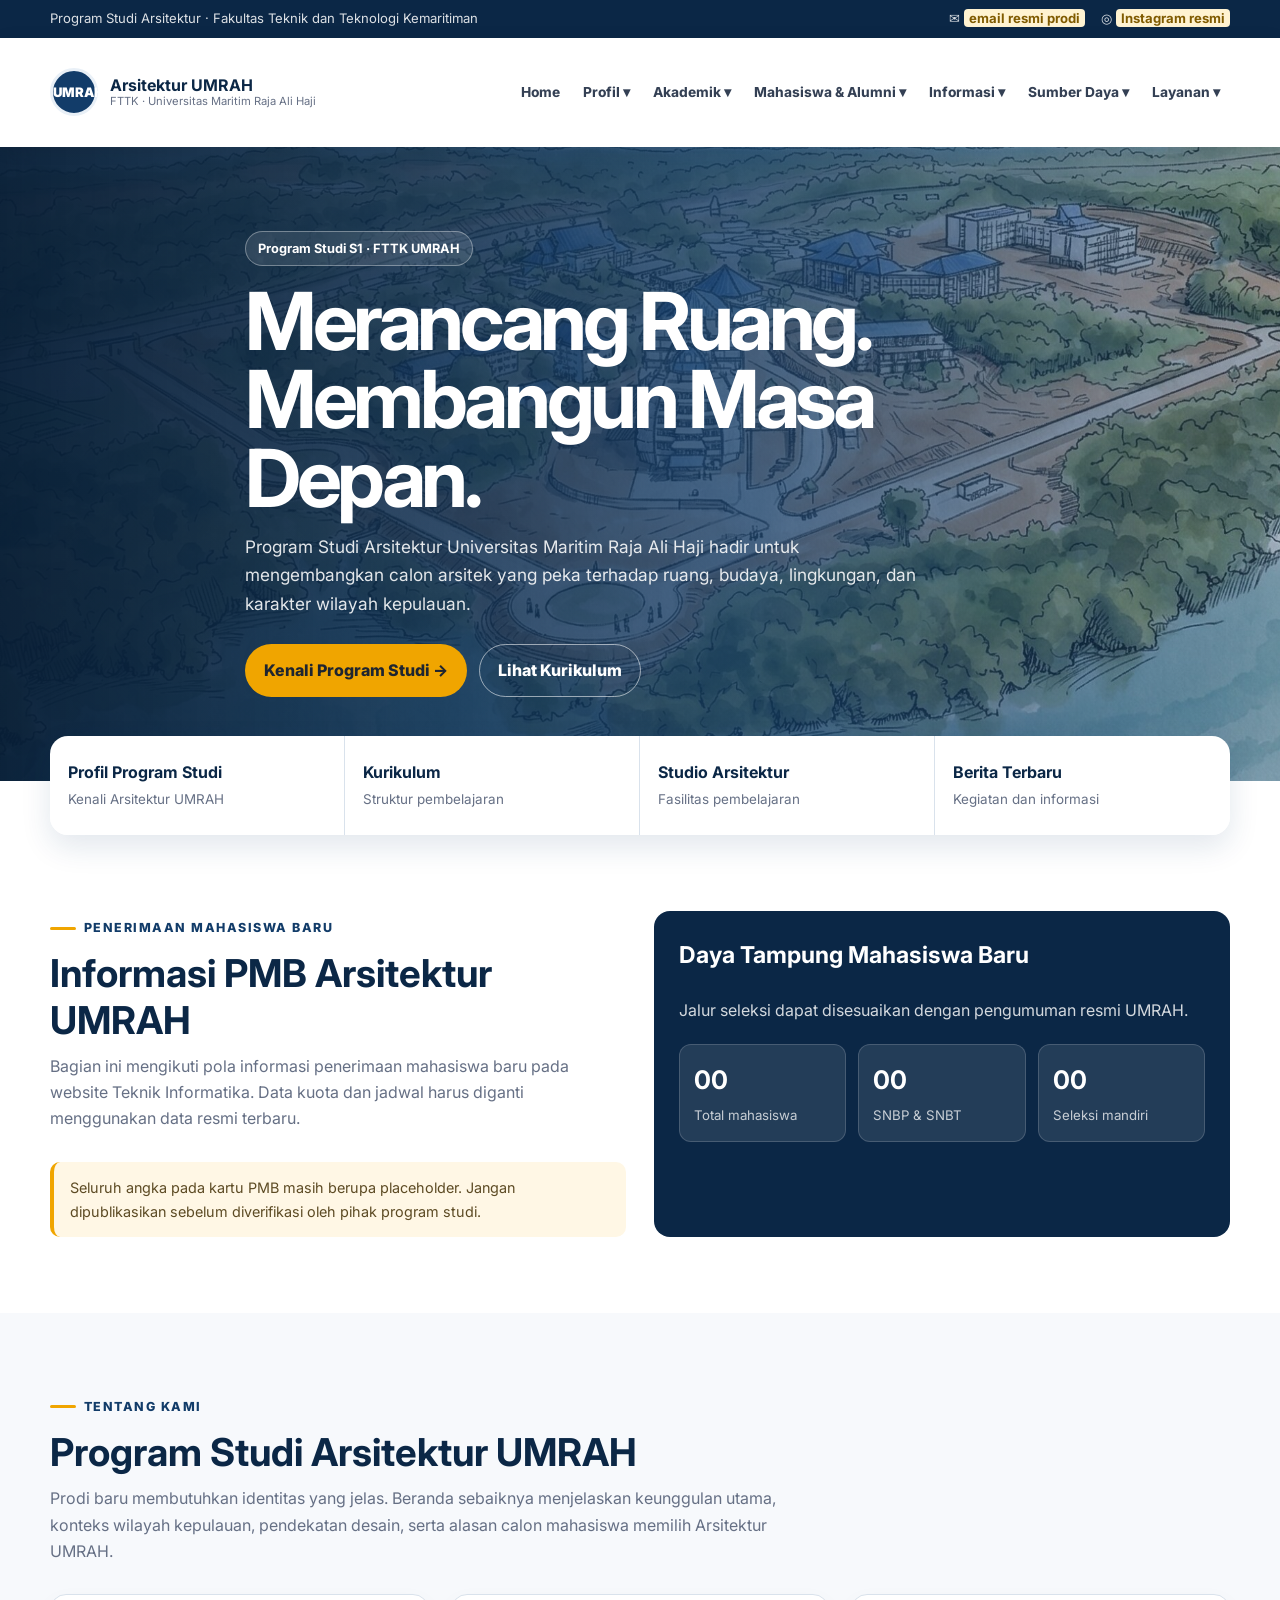
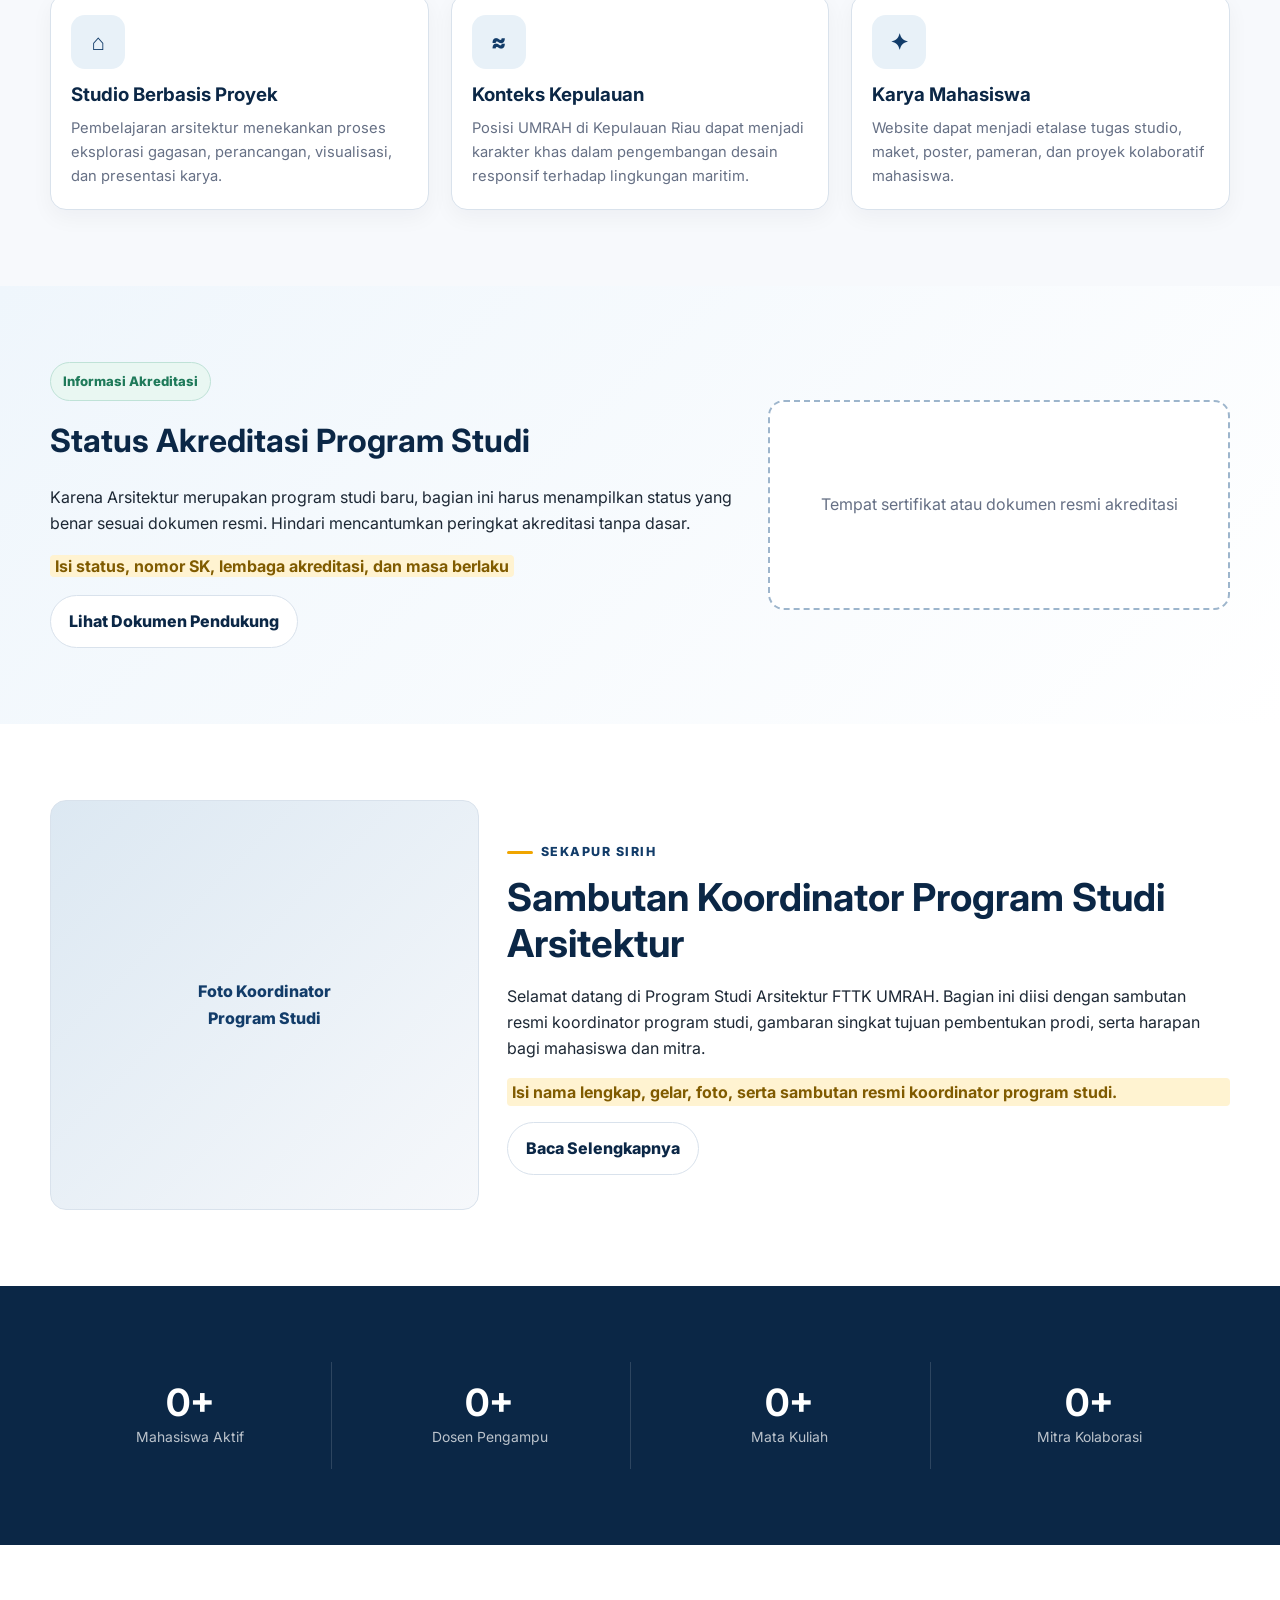
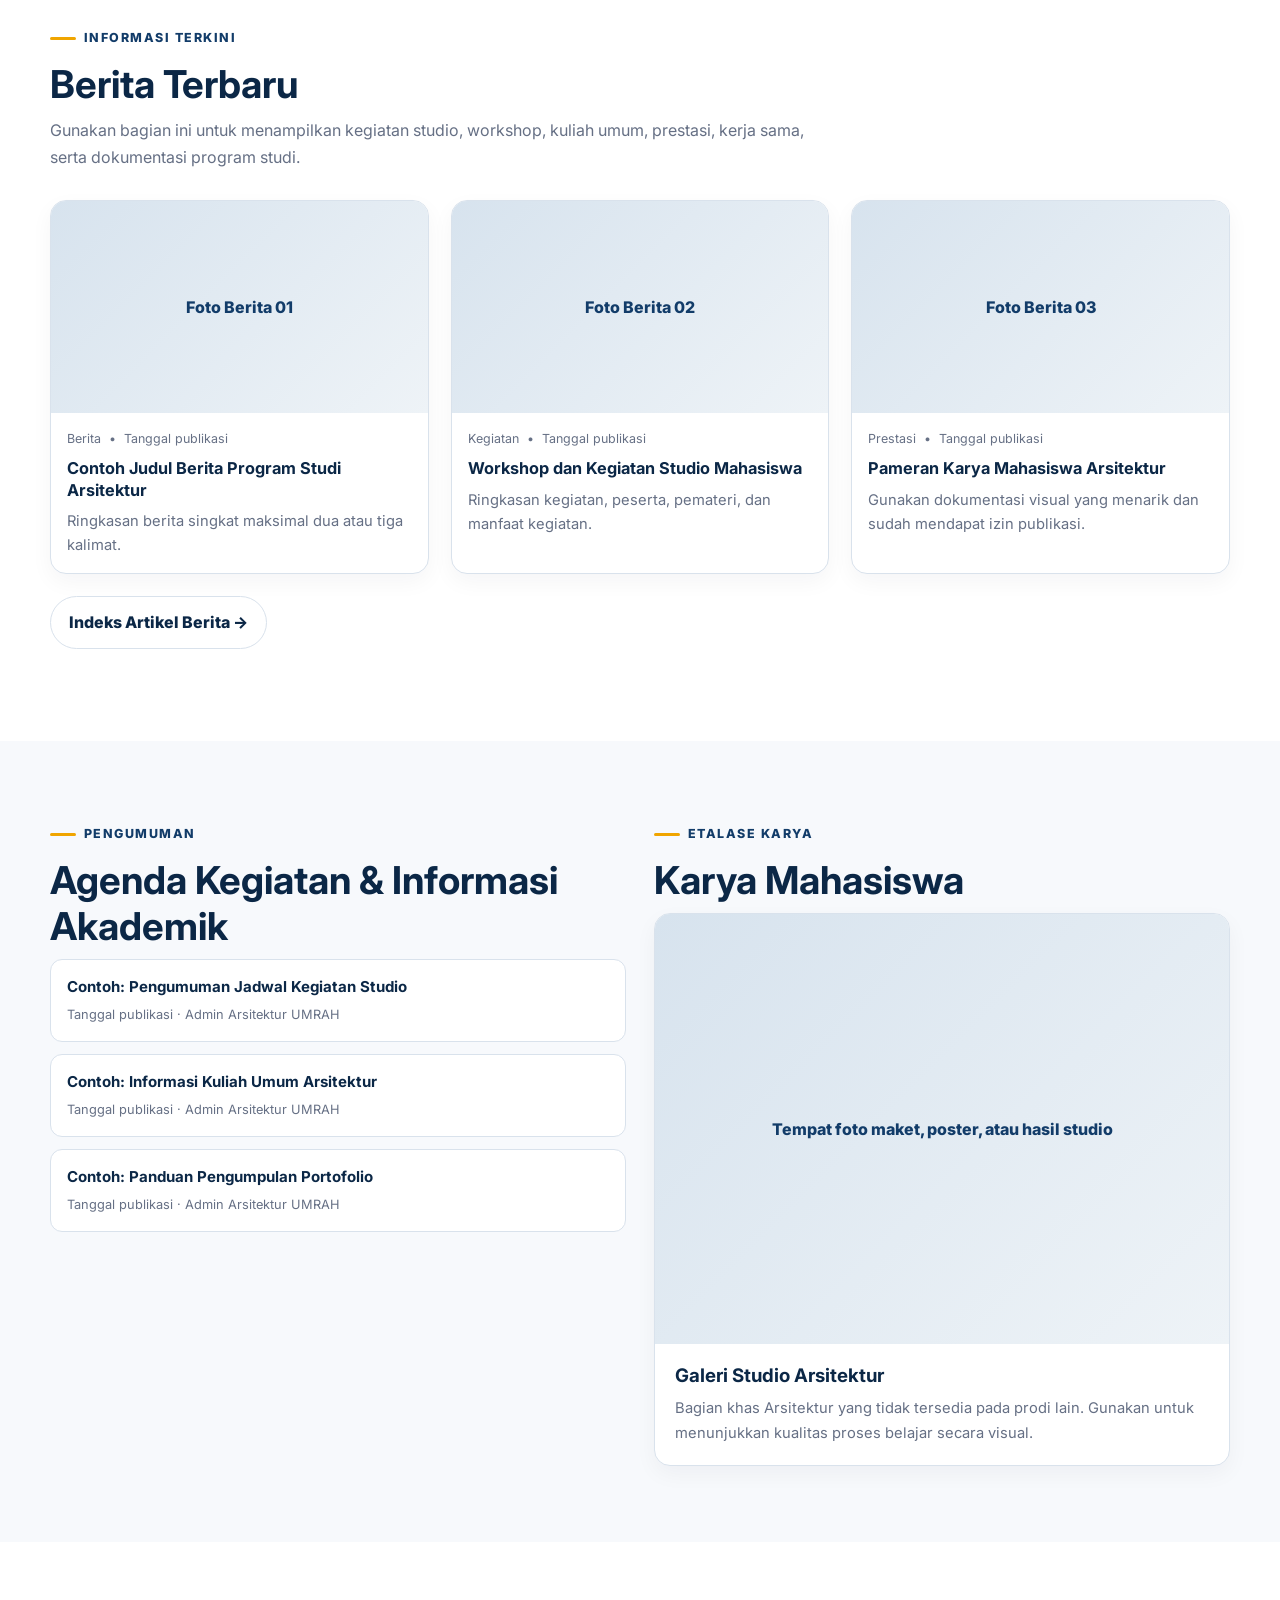
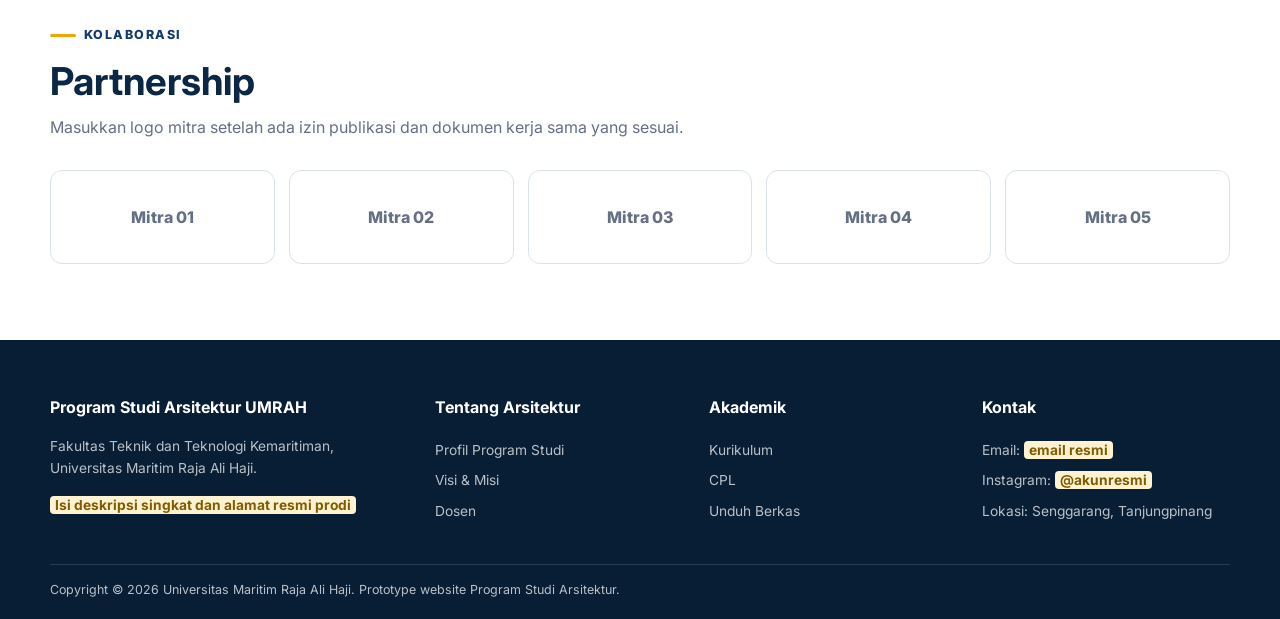
<file: index.html>
<!doctype html>
<html lang="id">
<head>
  <meta charset="utf-8">
  <meta name="viewport" content="width=device-width, initial-scale=1">
  <title>Program Studi Arsitektur FTTK UMRAH</title>
  <meta name="description" content="Prototype website Program Studi Arsitektur FTTK UMRAH">
  <link rel="preconnect" href="https://fonts.googleapis.com">
  <link rel="preconnect" href="https://fonts.gstatic.com" crossorigin>
  <link href="https://fonts.googleapis.com/css2?family=Inter:wght@400;500;600;700;800;900&display=swap" rel="stylesheet">
  <link rel="stylesheet" href="assets/css/style.css">
</head>
<body>

<div class="topbar">
  <div class="container topbar-inner">
    <div>Program Studi Arsitektur · Fakultas Teknik dan Teknologi Kemaritiman</div>
    <div class="topbar-links">
      <span>✉ <span class="placeholder">email resmi prodi</span></span>
      <span>◎ <span class="placeholder">Instagram resmi</span></span>
    </div>
  </div>
</div>


<header class="site-header">
  <div class="container navbar">
    <a class="brand" href="index.html">
      <div class="brand-mark">UMRAH</div>
      <div class="brand-text">
        <strong>Arsitektur UMRAH</strong>
        <span>FTTK · Universitas Maritim Raja Ali Haji</span>
      </div>
    </a>
    <button class="menu-toggle" aria-label="Buka navigasi" aria-expanded="false">☰</button>
    <ul class="nav-menu">
      <li class="nav-item"><a class="nav-link" href="index.html">Home</a></li>
      <li class="nav-item"><a class="nav-link" href="#">Profil ▾</a>
        <ul class="dropdown">
          <li><a href="pages/profil-program-studi.html">Profil Program Studi</a></li>
          <li><a href="pages/profil-program-studi.html#sambutan">Sekapur Sirih</a></li>
          <li><a href="pages/profil-program-studi.html#sejarah">Sejarah</a></li>
          <li><a href="pages/visi-misi.html">Visi, Misi & Tujuan</a></li>
          <li><a href="pages/profil-program-studi.html#struktur">Struktur Organisasi</a></li>
          <li><a href="pages/dosen.html">Dosen Arsitektur</a></li>
        </ul>
      </li>
      <li class="nav-item"><a class="nav-link" href="#">Akademik ▾</a>
        <ul class="dropdown">
          <li><a href="pages/kurikulum.html">Kurikulum</a></li>
          <li><a href="pages/kurikulum.html#rps">RPS</a></li>
          <li><a href="pages/kurikulum.html#profil-lulusan">Profil Lulusan</a></li>
          <li><a href="pages/kurikulum.html#cpl">Capaian Pembelajaran Lulusan</a></li>
        </ul>
      </li>
      <li class="nav-item"><a class="nav-link" href="#">Mahasiswa & Alumni ▾</a>
        <ul class="dropdown">
          <li><a href="pages/prestasi.html">Prestasi Mahasiswa</a></li>
          <li><a href="pages/prestasi.html#karya">Karya Mahasiswa</a></li>
          <li><a href="pages/prestasi.html#alumni">Alumni</a></li>
        </ul>
      </li>
      <li class="nav-item"><a class="nav-link" href="#">Informasi ▾</a>
        <ul class="dropdown">
          <li><a href="pages/berita.html">Berita</a></li>
          <li><a href="pages/pengumuman.html">Pengumuman</a></li>
        </ul>
      </li>
      <li class="nav-item"><a class="nav-link" href="#">Sumber Daya ▾</a>
        <ul class="dropdown">
          <li><a href="pages/fasilitas.html">Fasilitas & Studio</a></li>
          <li><a href="pages/fasilitas.html#penelitian">Penelitian</a></li>
          <li><a href="pages/fasilitas.html#pengabdian">Pengabdian Masyarakat</a></li>
        </ul>
      </li>
      <li class="nav-item"><a class="nav-link" href="#">Layanan ▾</a>
        <ul class="dropdown">
          <li><a href="pages/mbkm.html">Program MBKM</a></li>
          <li><a href="pages/mbkm.html#kerja-praktik">Kerja Praktik</a></li>
          <li><a href="pages/unduh.html">Unduh Berkas</a></li>
        </ul>
      </li>
    </ul>
  </div>
</header>


<main>
  <section class="hero">
    <div class="container hero-content">
      <span class="hero-kicker">Program Studi S1 · FTTK UMRAH</span>
      <h1>Merancang Ruang.<br>Membangun Masa Depan.</h1>
      <p>Program Studi Arsitektur Universitas Maritim Raja Ali Haji hadir untuk mengembangkan calon arsitek yang peka terhadap ruang, budaya, lingkungan, dan karakter wilayah kepulauan.</p>
      <div class="hero-actions">
        <a class="btn" href="pages/profil-program-studi.html">Kenali Program Studi →</a>
        <a class="btn btn-outline" href="pages/kurikulum.html">Lihat Kurikulum</a>
      </div>
    </div>
  </section>

  <div class="container quick-wrap">
    <div class="quick-links">
      <a class="quick-link" href="pages/profil-program-studi.html"><strong>Profil Program Studi</strong><span>Kenali Arsitektur UMRAH</span></a>
      <a class="quick-link" href="pages/kurikulum.html"><strong>Kurikulum</strong><span>Struktur pembelajaran</span></a>
      <a class="quick-link" href="pages/fasilitas.html"><strong>Studio Arsitektur</strong><span>Fasilitas pembelajaran</span></a>
      <a class="quick-link" href="pages/berita.html"><strong>Berita Terbaru</strong><span>Kegiatan dan informasi</span></a>
    </div>
  </div>

  <section class="section">
    <div class="container grid-2">
      <div>
        <span class="eyebrow">Penerimaan Mahasiswa Baru</span>
        <h2 class="section-title">Informasi PMB Arsitektur UMRAH</h2>
        <p class="section-subtitle">Bagian ini mengikuti pola informasi penerimaan mahasiswa baru pada website Teknik Informatika. Data kuota dan jadwal harus diganti menggunakan data resmi terbaru.</p>
        <div class="notice">Seluruh angka pada kartu PMB masih berupa placeholder. Jangan dipublikasikan sebelum diverifikasi oleh pihak program studi.</div>
      </div>
      <div class="pmb-card">
        <h3>Daya Tampung Mahasiswa Baru</h3>
        <p>Jalur seleksi dapat disesuaikan dengan pengumuman resmi UMRAH.</p>
        <div class="pmb-grid">
          <div class="pmb-stat"><strong>00</strong><span>Total mahasiswa</span></div>
          <div class="pmb-stat"><strong>00</strong><span>SNBP & SNBT</span></div>
          <div class="pmb-stat"><strong>00</strong><span>Seleksi mandiri</span></div>
        </div>
      </div>
    </div>
  </section>

  <section class="section section-soft">
    <div class="container">
      <span class="eyebrow">Tentang Kami</span>
      <h2 class="section-title">Program Studi Arsitektur UMRAH</h2>
      <p class="section-subtitle">Prodi baru membutuhkan identitas yang jelas. Beranda sebaiknya menjelaskan keunggulan utama, konteks wilayah kepulauan, pendekatan desain, serta alasan calon mahasiswa memilih Arsitektur UMRAH.</p>
      <div class="grid-3">
        <article class="card"><div class="card-body"><div class="icon-box">⌂</div><h3>Studio Berbasis Proyek</h3><p>Pembelajaran arsitektur menekankan proses eksplorasi gagasan, perancangan, visualisasi, dan presentasi karya.</p></div></article>
        <article class="card"><div class="card-body"><div class="icon-box">≈</div><h3>Konteks Kepulauan</h3><p>Posisi UMRAH di Kepulauan Riau dapat menjadi karakter khas dalam pengembangan desain responsif terhadap lingkungan maritim.</p></div></article>
        <article class="card"><div class="card-body"><div class="icon-box">✦</div><h3>Karya Mahasiswa</h3><p>Website dapat menjadi etalase tugas studio, maket, poster, pameran, dan proyek kolaboratif mahasiswa.</p></div></article>
      </div>
    </div>
  </section>

  <section class="section accreditation">
    <div class="container accreditation-box">
      <div>
        <span class="badge">Informasi Akreditasi</span>
        <h2>Status Akreditasi Program Studi</h2>
        <p>Karena Arsitektur merupakan program studi baru, bagian ini harus menampilkan status yang benar sesuai dokumen resmi. Hindari mencantumkan peringkat akreditasi tanpa dasar.</p>
        <p><span class="placeholder">Isi status, nomor SK, lembaga akreditasi, dan masa berlaku</span></p>
        <a class="btn btn-light" href="pages/unduh.html">Lihat Dokumen Pendukung</a>
      </div>
      <div class="cert-placeholder">Tempat sertifikat atau dokumen resmi akreditasi</div>
    </div>
  </section>

  <section class="section">
    <div class="container coordinator">
      <div class="photo-placeholder">Foto Koordinator<br>Program Studi</div>
      <div>
        <span class="eyebrow">Sekapur Sirih</span>
        <h2 class="section-title">Sambutan Koordinator Program Studi Arsitektur</h2>
        <p>Selamat datang di Program Studi Arsitektur FTTK UMRAH. Bagian ini diisi dengan sambutan resmi koordinator program studi, gambaran singkat tujuan pembentukan prodi, serta harapan bagi mahasiswa dan mitra.</p>
        <p class="placeholder">Isi nama lengkap, gelar, foto, serta sambutan resmi koordinator program studi.</p>
        <a class="btn btn-light" href="pages/profil-program-studi.html#sambutan">Baca Selengkapnya</a>
      </div>
    </div>
  </section>

  <section class="stats section">
    <div class="container grid-4">
      <div class="stat"><strong>0+</strong><span>Mahasiswa Aktif</span></div>
      <div class="stat"><strong>0+</strong><span>Dosen Pengampu</span></div>
      <div class="stat"><strong>0+</strong><span>Mata Kuliah</span></div>
      <div class="stat"><strong>0+</strong><span>Mitra Kolaborasi</span></div>
    </div>
  </section>

  <section class="section">
    <div class="container">
      <span class="eyebrow">Informasi Terkini</span>
      <h2 class="section-title">Berita Terbaru</h2>
      <p class="section-subtitle">Gunakan bagian ini untuk menampilkan kegiatan studio, workshop, kuliah umum, prestasi, kerja sama, serta dokumentasi program studi.</p>
      <div class="grid-3">
        <article class="card news-card"><div class="thumb">Foto Berita 01</div><div class="card-body"><div class="meta"><span>Berita</span><span>•</span><span>Tanggal publikasi</span></div><h3>Contoh Judul Berita Program Studi Arsitektur</h3><p>Ringkasan berita singkat maksimal dua atau tiga kalimat.</p></div></article>
        <article class="card news-card"><div class="thumb">Foto Berita 02</div><div class="card-body"><div class="meta"><span>Kegiatan</span><span>•</span><span>Tanggal publikasi</span></div><h3>Workshop dan Kegiatan Studio Mahasiswa</h3><p>Ringkasan kegiatan, peserta, pemateri, dan manfaat kegiatan.</p></div></article>
        <article class="card news-card"><div class="thumb">Foto Berita 03</div><div class="card-body"><div class="meta"><span>Prestasi</span><span>•</span><span>Tanggal publikasi</span></div><h3>Pameran Karya Mahasiswa Arsitektur</h3><p>Gunakan dokumentasi visual yang menarik dan sudah mendapat izin publikasi.</p></div></article>
      </div>
      <p style="margin-top:22px"><a class="btn btn-light" href="pages/berita.html">Indeks Artikel Berita →</a></p>
    </div>
  </section>

  <section class="section section-soft">
    <div class="container grid-2">
      <div>
        <span class="eyebrow">Pengumuman</span>
        <h2 class="section-title">Agenda Kegiatan & Informasi Akademik</h2>
        <div class="list">
          <div class="list-item"><strong>Contoh: Pengumuman Jadwal Kegiatan Studio</strong><span>Tanggal publikasi · Admin Arsitektur UMRAH</span></div>
          <div class="list-item"><strong>Contoh: Informasi Kuliah Umum Arsitektur</strong><span>Tanggal publikasi · Admin Arsitektur UMRAH</span></div>
          <div class="list-item"><strong>Contoh: Panduan Pengumpulan Portofolio</strong><span>Tanggal publikasi · Admin Arsitektur UMRAH</span></div>
        </div>
      </div>
      <div>
        <span class="eyebrow">Etalase Karya</span>
        <h2 class="section-title">Karya Mahasiswa</h2>
        <div class="card"><div class="thumb" style="aspect-ratio:4/3">Tempat foto maket, poster, atau hasil studio</div><div class="card-body"><h3>Galeri Studio Arsitektur</h3><p>Bagian khas Arsitektur yang tidak tersedia pada prodi lain. Gunakan untuk menunjukkan kualitas proses belajar secara visual.</p></div></div>
      </div>
    </div>
  </section>

  <section class="section">
    <div class="container">
      <span class="eyebrow">Kolaborasi</span>
      <h2 class="section-title">Partnership</h2>
      <p class="section-subtitle">Masukkan logo mitra setelah ada izin publikasi dan dokumen kerja sama yang sesuai.</p>
      <div class="partner-grid">
        <div class="partner">Mitra 01</div><div class="partner">Mitra 02</div><div class="partner">Mitra 03</div><div class="partner">Mitra 04</div><div class="partner">Mitra 05</div>
      </div>
    </div>
  </section>
</main>


<footer class="footer">
  <div class="container">
    <div class="footer-grid">
      <div>
        <h3>Program Studi Arsitektur UMRAH</h3>
        <p>Fakultas Teknik dan Teknologi Kemaritiman, Universitas Maritim Raja Ali Haji.</p>
        <p><span class="placeholder">Isi deskripsi singkat dan alamat resmi prodi</span></p>
      </div>
      <div>
        <h3>Tentang Arsitektur</h3>
        <a href="pages/profil-program-studi.html">Profil Program Studi</a>
        <a href="pages/visi-misi.html">Visi & Misi</a>
        <a href="pages/dosen.html">Dosen</a>
      </div>
      <div>
        <h3>Akademik</h3>
        <a href="pages/kurikulum.html">Kurikulum</a>
        <a href="pages/kurikulum.html#cpl">CPL</a>
        <a href="pages/unduh.html">Unduh Berkas</a>
      </div>
      <div>
        <h3>Kontak</h3>
        <a href="#">Email: <span class="placeholder">email resmi</span></a>
        <a href="#">Instagram: <span class="placeholder">@akunresmi</span></a>
        <a href="#">Lokasi: Senggarang, Tanjungpinang</a>
      </div>
    </div>
    <div class="footer-bottom">Copyright © <span data-year></span> Universitas Maritim Raja Ali Haji. Prototype website Program Studi Arsitektur.</div>
  </div>
</footer>

<script src="assets/js/script.js"></script>
</body>
</html>
</file>
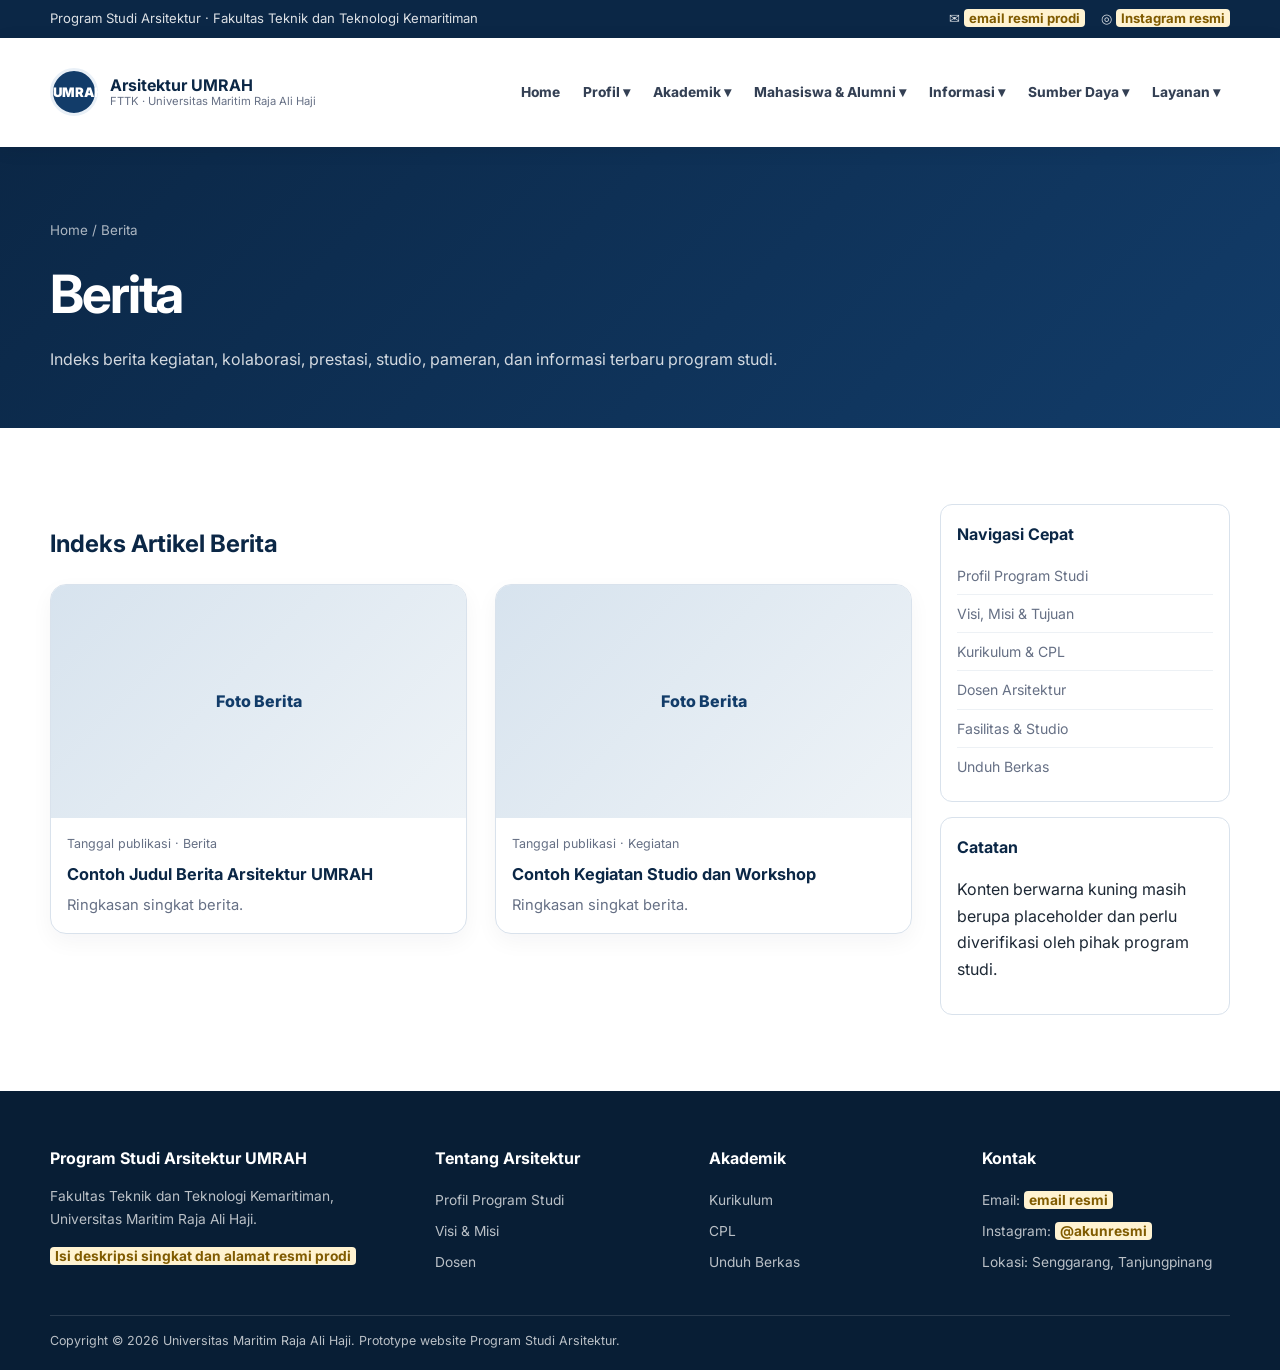
<file: pages/berita.html>
<!doctype html>
<html lang="id">
<head>
  <meta charset="utf-8">
  <meta name="viewport" content="width=device-width, initial-scale=1">
  <title>Program Studi Arsitektur FTTK UMRAH</title>
  <meta name="description" content="Prototype website Program Studi Arsitektur FTTK UMRAH">
  <link rel="preconnect" href="https://fonts.googleapis.com">
  <link rel="preconnect" href="https://fonts.gstatic.com" crossorigin>
  <link href="https://fonts.googleapis.com/css2?family=Inter:wght@400;500;600;700;800;900&display=swap" rel="stylesheet">
  <link rel="stylesheet" href="../assets/css/style.css">
</head>
<body>

<div class="topbar">
  <div class="container topbar-inner">
    <div>Program Studi Arsitektur · Fakultas Teknik dan Teknologi Kemaritiman</div>
    <div class="topbar-links">
      <span>✉ <span class="placeholder">email resmi prodi</span></span>
      <span>◎ <span class="placeholder">Instagram resmi</span></span>
    </div>
  </div>
</div>


<header class="site-header">
  <div class="container navbar">
    <a class="brand" href="../index.html">
      <div class="brand-mark">UMRAH</div>
      <div class="brand-text">
        <strong>Arsitektur UMRAH</strong>
        <span>FTTK · Universitas Maritim Raja Ali Haji</span>
      </div>
    </a>
    <button class="menu-toggle" aria-label="Buka navigasi" aria-expanded="false">☰</button>
    <ul class="nav-menu">
      <li class="nav-item"><a class="nav-link" href="../index.html">Home</a></li>
      <li class="nav-item"><a class="nav-link" href="#">Profil ▾</a>
        <ul class="dropdown">
          <li><a href="../pages/profil-program-studi.html">Profil Program Studi</a></li>
          <li><a href="../pages/profil-program-studi.html#sambutan">Sekapur Sirih</a></li>
          <li><a href="../pages/profil-program-studi.html#sejarah">Sejarah</a></li>
          <li><a href="../pages/visi-misi.html">Visi, Misi & Tujuan</a></li>
          <li><a href="../pages/profil-program-studi.html#struktur">Struktur Organisasi</a></li>
          <li><a href="../pages/dosen.html">Dosen Arsitektur</a></li>
        </ul>
      </li>
      <li class="nav-item"><a class="nav-link" href="#">Akademik ▾</a>
        <ul class="dropdown">
          <li><a href="../pages/kurikulum.html">Kurikulum</a></li>
          <li><a href="../pages/kurikulum.html#rps">RPS</a></li>
          <li><a href="../pages/kurikulum.html#profil-lulusan">Profil Lulusan</a></li>
          <li><a href="../pages/kurikulum.html#cpl">Capaian Pembelajaran Lulusan</a></li>
        </ul>
      </li>
      <li class="nav-item"><a class="nav-link" href="#">Mahasiswa & Alumni ▾</a>
        <ul class="dropdown">
          <li><a href="../pages/prestasi.html">Prestasi Mahasiswa</a></li>
          <li><a href="../pages/prestasi.html#karya">Karya Mahasiswa</a></li>
          <li><a href="../pages/prestasi.html#alumni">Alumni</a></li>
        </ul>
      </li>
      <li class="nav-item"><a class="nav-link" href="#">Informasi ▾</a>
        <ul class="dropdown">
          <li><a href="../pages/berita.html">Berita</a></li>
          <li><a href="../pages/pengumuman.html">Pengumuman</a></li>
        </ul>
      </li>
      <li class="nav-item"><a class="nav-link" href="#">Sumber Daya ▾</a>
        <ul class="dropdown">
          <li><a href="../pages/fasilitas.html">Fasilitas & Studio</a></li>
          <li><a href="../pages/fasilitas.html#penelitian">Penelitian</a></li>
          <li><a href="../pages/fasilitas.html#pengabdian">Pengabdian Masyarakat</a></li>
        </ul>
      </li>
      <li class="nav-item"><a class="nav-link" href="#">Layanan ▾</a>
        <ul class="dropdown">
          <li><a href="../pages/mbkm.html">Program MBKM</a></li>
          <li><a href="../pages/mbkm.html#kerja-praktik">Kerja Praktik</a></li>
          <li><a href="../pages/unduh.html">Unduh Berkas</a></li>
        </ul>
      </li>
    </ul>
  </div>
</header>


<main>
<section class="page-hero">
  <div class="container">
    <div class="breadcrumb"><a href="../index.html">Home</a> / Berita</div>
    <h1>Berita</h1>
    <p>Indeks berita kegiatan, kolaborasi, prestasi, studio, pameran, dan informasi terbaru program studi.</p>
  </div>
</section>
<section class="section">
  <div class="container content-layout">
    <article class="content-article">
<h2>Indeks Artikel Berita</h2>
<div class="grid-2">
<div class="card news-card"><div class="thumb">Foto Berita</div><div class="card-body"><div class="meta">Tanggal publikasi · Berita</div><h3>Contoh Judul Berita Arsitektur UMRAH</h3><p>Ringkasan singkat berita.</p></div></div>
<div class="card news-card"><div class="thumb">Foto Berita</div><div class="card-body"><div class="meta">Tanggal publikasi · Kegiatan</div><h3>Contoh Kegiatan Studio dan Workshop</h3><p>Ringkasan singkat berita.</p></div></div>
</div>
</article>
    <aside class="sidebar">
      <div class="sidebar-card"><h3>Navigasi Cepat</h3>
        <a href="profil-program-studi.html">Profil Program Studi</a>
        <a href="visi-misi.html">Visi, Misi & Tujuan</a>
        <a href="kurikulum.html">Kurikulum & CPL</a>
        <a href="dosen.html">Dosen Arsitektur</a>
        <a href="fasilitas.html">Fasilitas & Studio</a>
        <a href="unduh.html">Unduh Berkas</a>
      </div>
      <div class="sidebar-card"><h3>Catatan</h3><p>Konten berwarna kuning masih berupa placeholder dan perlu diverifikasi oleh pihak program studi.</p></div>
    </aside>
  </div>
</section>
</main>


<footer class="footer">
  <div class="container">
    <div class="footer-grid">
      <div>
        <h3>Program Studi Arsitektur UMRAH</h3>
        <p>Fakultas Teknik dan Teknologi Kemaritiman, Universitas Maritim Raja Ali Haji.</p>
        <p><span class="placeholder">Isi deskripsi singkat dan alamat resmi prodi</span></p>
      </div>
      <div>
        <h3>Tentang Arsitektur</h3>
        <a href="../pages/profil-program-studi.html">Profil Program Studi</a>
        <a href="../pages/visi-misi.html">Visi & Misi</a>
        <a href="../pages/dosen.html">Dosen</a>
      </div>
      <div>
        <h3>Akademik</h3>
        <a href="../pages/kurikulum.html">Kurikulum</a>
        <a href="../pages/kurikulum.html#cpl">CPL</a>
        <a href="../pages/unduh.html">Unduh Berkas</a>
      </div>
      <div>
        <h3>Kontak</h3>
        <a href="#">Email: <span class="placeholder">email resmi</span></a>
        <a href="#">Instagram: <span class="placeholder">@akunresmi</span></a>
        <a href="#">Lokasi: Senggarang, Tanjungpinang</a>
      </div>
    </div>
    <div class="footer-bottom">Copyright © <span data-year></span> Universitas Maritim Raja Ali Haji. Prototype website Program Studi Arsitektur.</div>
  </div>
</footer>

<script src="../assets/js/script.js"></script>
</body>
</html>
</file>
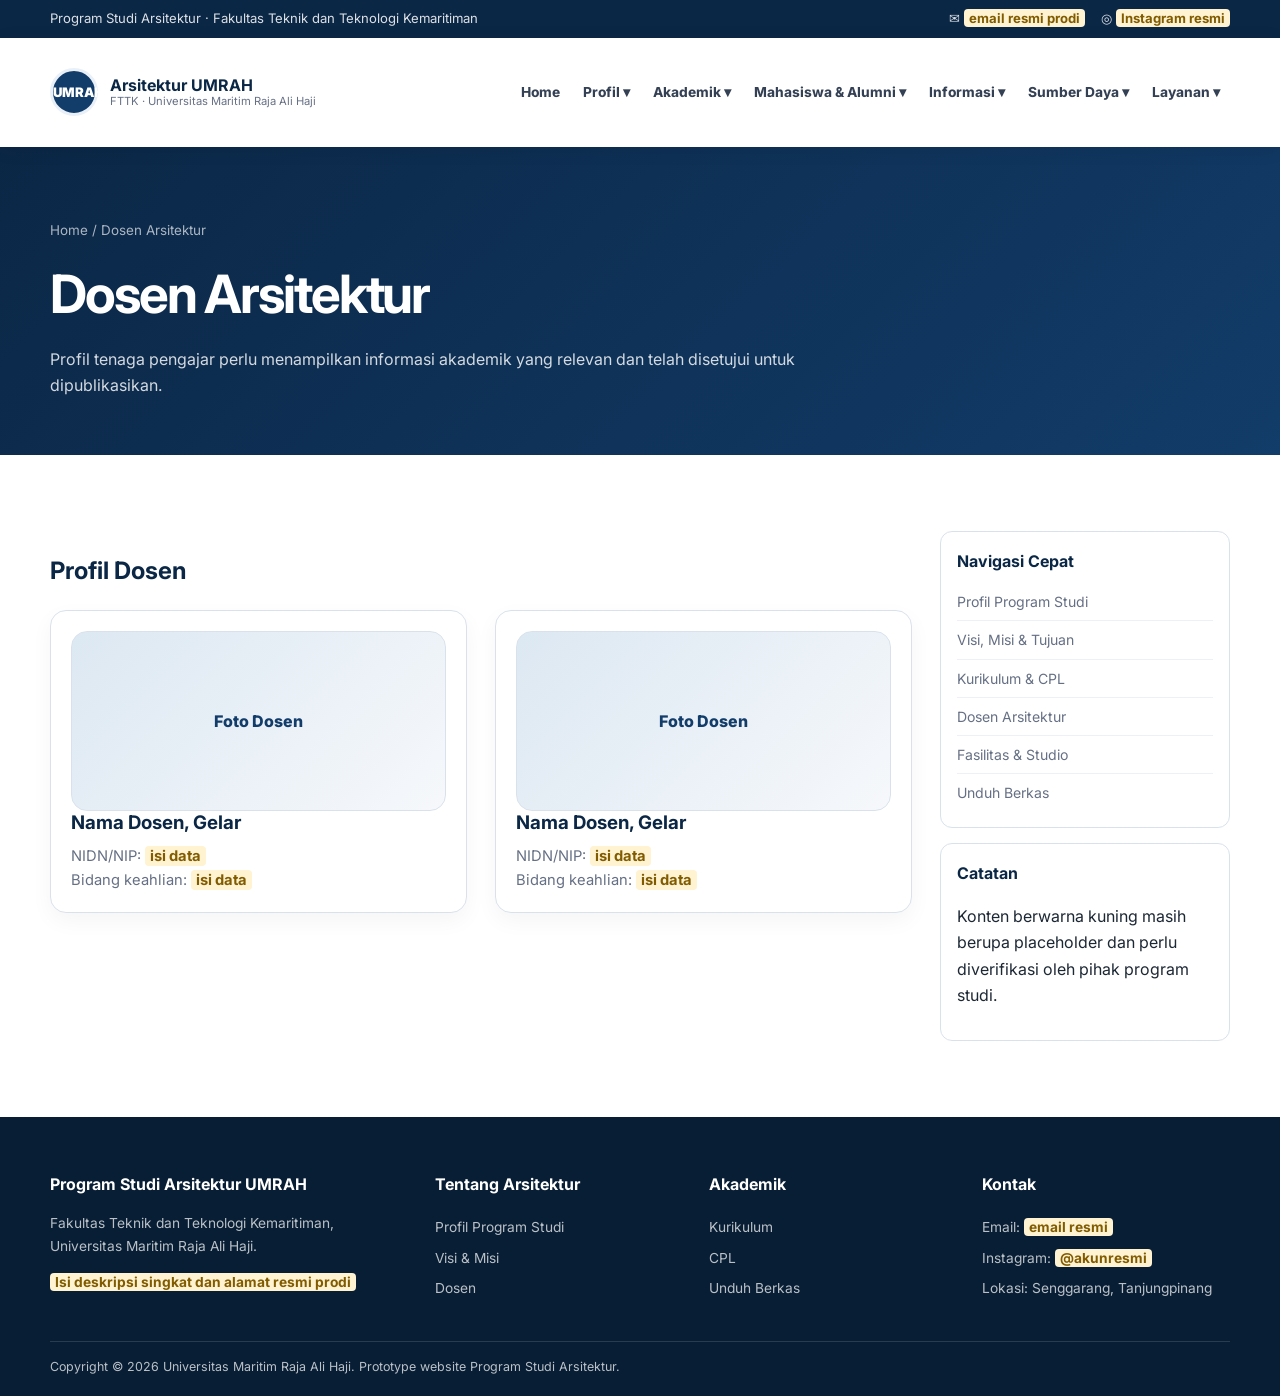
<file: pages/dosen.html>
<!doctype html>
<html lang="id">
<head>
  <meta charset="utf-8">
  <meta name="viewport" content="width=device-width, initial-scale=1">
  <title>Program Studi Arsitektur FTTK UMRAH</title>
  <meta name="description" content="Prototype website Program Studi Arsitektur FTTK UMRAH">
  <link rel="preconnect" href="https://fonts.googleapis.com">
  <link rel="preconnect" href="https://fonts.gstatic.com" crossorigin>
  <link href="https://fonts.googleapis.com/css2?family=Inter:wght@400;500;600;700;800;900&display=swap" rel="stylesheet">
  <link rel="stylesheet" href="../assets/css/style.css">
</head>
<body>

<div class="topbar">
  <div class="container topbar-inner">
    <div>Program Studi Arsitektur · Fakultas Teknik dan Teknologi Kemaritiman</div>
    <div class="topbar-links">
      <span>✉ <span class="placeholder">email resmi prodi</span></span>
      <span>◎ <span class="placeholder">Instagram resmi</span></span>
    </div>
  </div>
</div>


<header class="site-header">
  <div class="container navbar">
    <a class="brand" href="../index.html">
      <div class="brand-mark">UMRAH</div>
      <div class="brand-text">
        <strong>Arsitektur UMRAH</strong>
        <span>FTTK · Universitas Maritim Raja Ali Haji</span>
      </div>
    </a>
    <button class="menu-toggle" aria-label="Buka navigasi" aria-expanded="false">☰</button>
    <ul class="nav-menu">
      <li class="nav-item"><a class="nav-link" href="../index.html">Home</a></li>
      <li class="nav-item"><a class="nav-link" href="#">Profil ▾</a>
        <ul class="dropdown">
          <li><a href="../pages/profil-program-studi.html">Profil Program Studi</a></li>
          <li><a href="../pages/profil-program-studi.html#sambutan">Sekapur Sirih</a></li>
          <li><a href="../pages/profil-program-studi.html#sejarah">Sejarah</a></li>
          <li><a href="../pages/visi-misi.html">Visi, Misi & Tujuan</a></li>
          <li><a href="../pages/profil-program-studi.html#struktur">Struktur Organisasi</a></li>
          <li><a href="../pages/dosen.html">Dosen Arsitektur</a></li>
        </ul>
      </li>
      <li class="nav-item"><a class="nav-link" href="#">Akademik ▾</a>
        <ul class="dropdown">
          <li><a href="../pages/kurikulum.html">Kurikulum</a></li>
          <li><a href="../pages/kurikulum.html#rps">RPS</a></li>
          <li><a href="../pages/kurikulum.html#profil-lulusan">Profil Lulusan</a></li>
          <li><a href="../pages/kurikulum.html#cpl">Capaian Pembelajaran Lulusan</a></li>
        </ul>
      </li>
      <li class="nav-item"><a class="nav-link" href="#">Mahasiswa & Alumni ▾</a>
        <ul class="dropdown">
          <li><a href="../pages/prestasi.html">Prestasi Mahasiswa</a></li>
          <li><a href="../pages/prestasi.html#karya">Karya Mahasiswa</a></li>
          <li><a href="../pages/prestasi.html#alumni">Alumni</a></li>
        </ul>
      </li>
      <li class="nav-item"><a class="nav-link" href="#">Informasi ▾</a>
        <ul class="dropdown">
          <li><a href="../pages/berita.html">Berita</a></li>
          <li><a href="../pages/pengumuman.html">Pengumuman</a></li>
        </ul>
      </li>
      <li class="nav-item"><a class="nav-link" href="#">Sumber Daya ▾</a>
        <ul class="dropdown">
          <li><a href="../pages/fasilitas.html">Fasilitas & Studio</a></li>
          <li><a href="../pages/fasilitas.html#penelitian">Penelitian</a></li>
          <li><a href="../pages/fasilitas.html#pengabdian">Pengabdian Masyarakat</a></li>
        </ul>
      </li>
      <li class="nav-item"><a class="nav-link" href="#">Layanan ▾</a>
        <ul class="dropdown">
          <li><a href="../pages/mbkm.html">Program MBKM</a></li>
          <li><a href="../pages/mbkm.html#kerja-praktik">Kerja Praktik</a></li>
          <li><a href="../pages/unduh.html">Unduh Berkas</a></li>
        </ul>
      </li>
    </ul>
  </div>
</header>


<main>
<section class="page-hero">
  <div class="container">
    <div class="breadcrumb"><a href="../index.html">Home</a> / Dosen Arsitektur</div>
    <h1>Dosen Arsitektur</h1>
    <p>Profil tenaga pengajar perlu menampilkan informasi akademik yang relevan dan telah disetujui untuk dipublikasikan.</p>
  </div>
</section>
<section class="section">
  <div class="container content-layout">
    <article class="content-article">
<h2>Profil Dosen</h2>
<div class="grid-2">
<div class="card"><div class="card-body"><div class="photo-placeholder" style="min-height:180px">Foto Dosen</div><h3>Nama Dosen, Gelar</h3><p>NIDN/NIP: <span class="placeholder">isi data</span></p><p>Bidang keahlian: <span class="placeholder">isi data</span></p></div></div>
<div class="card"><div class="card-body"><div class="photo-placeholder" style="min-height:180px">Foto Dosen</div><h3>Nama Dosen, Gelar</h3><p>NIDN/NIP: <span class="placeholder">isi data</span></p><p>Bidang keahlian: <span class="placeholder">isi data</span></p></div></div>
</div>
</article>
    <aside class="sidebar">
      <div class="sidebar-card"><h3>Navigasi Cepat</h3>
        <a href="profil-program-studi.html">Profil Program Studi</a>
        <a href="visi-misi.html">Visi, Misi & Tujuan</a>
        <a href="kurikulum.html">Kurikulum & CPL</a>
        <a href="dosen.html">Dosen Arsitektur</a>
        <a href="fasilitas.html">Fasilitas & Studio</a>
        <a href="unduh.html">Unduh Berkas</a>
      </div>
      <div class="sidebar-card"><h3>Catatan</h3><p>Konten berwarna kuning masih berupa placeholder dan perlu diverifikasi oleh pihak program studi.</p></div>
    </aside>
  </div>
</section>
</main>


<footer class="footer">
  <div class="container">
    <div class="footer-grid">
      <div>
        <h3>Program Studi Arsitektur UMRAH</h3>
        <p>Fakultas Teknik dan Teknologi Kemaritiman, Universitas Maritim Raja Ali Haji.</p>
        <p><span class="placeholder">Isi deskripsi singkat dan alamat resmi prodi</span></p>
      </div>
      <div>
        <h3>Tentang Arsitektur</h3>
        <a href="../pages/profil-program-studi.html">Profil Program Studi</a>
        <a href="../pages/visi-misi.html">Visi & Misi</a>
        <a href="../pages/dosen.html">Dosen</a>
      </div>
      <div>
        <h3>Akademik</h3>
        <a href="../pages/kurikulum.html">Kurikulum</a>
        <a href="../pages/kurikulum.html#cpl">CPL</a>
        <a href="../pages/unduh.html">Unduh Berkas</a>
      </div>
      <div>
        <h3>Kontak</h3>
        <a href="#">Email: <span class="placeholder">email resmi</span></a>
        <a href="#">Instagram: <span class="placeholder">@akunresmi</span></a>
        <a href="#">Lokasi: Senggarang, Tanjungpinang</a>
      </div>
    </div>
    <div class="footer-bottom">Copyright © <span data-year></span> Universitas Maritim Raja Ali Haji. Prototype website Program Studi Arsitektur.</div>
  </div>
</footer>

<script src="../assets/js/script.js"></script>
</body>
</html>
</file>
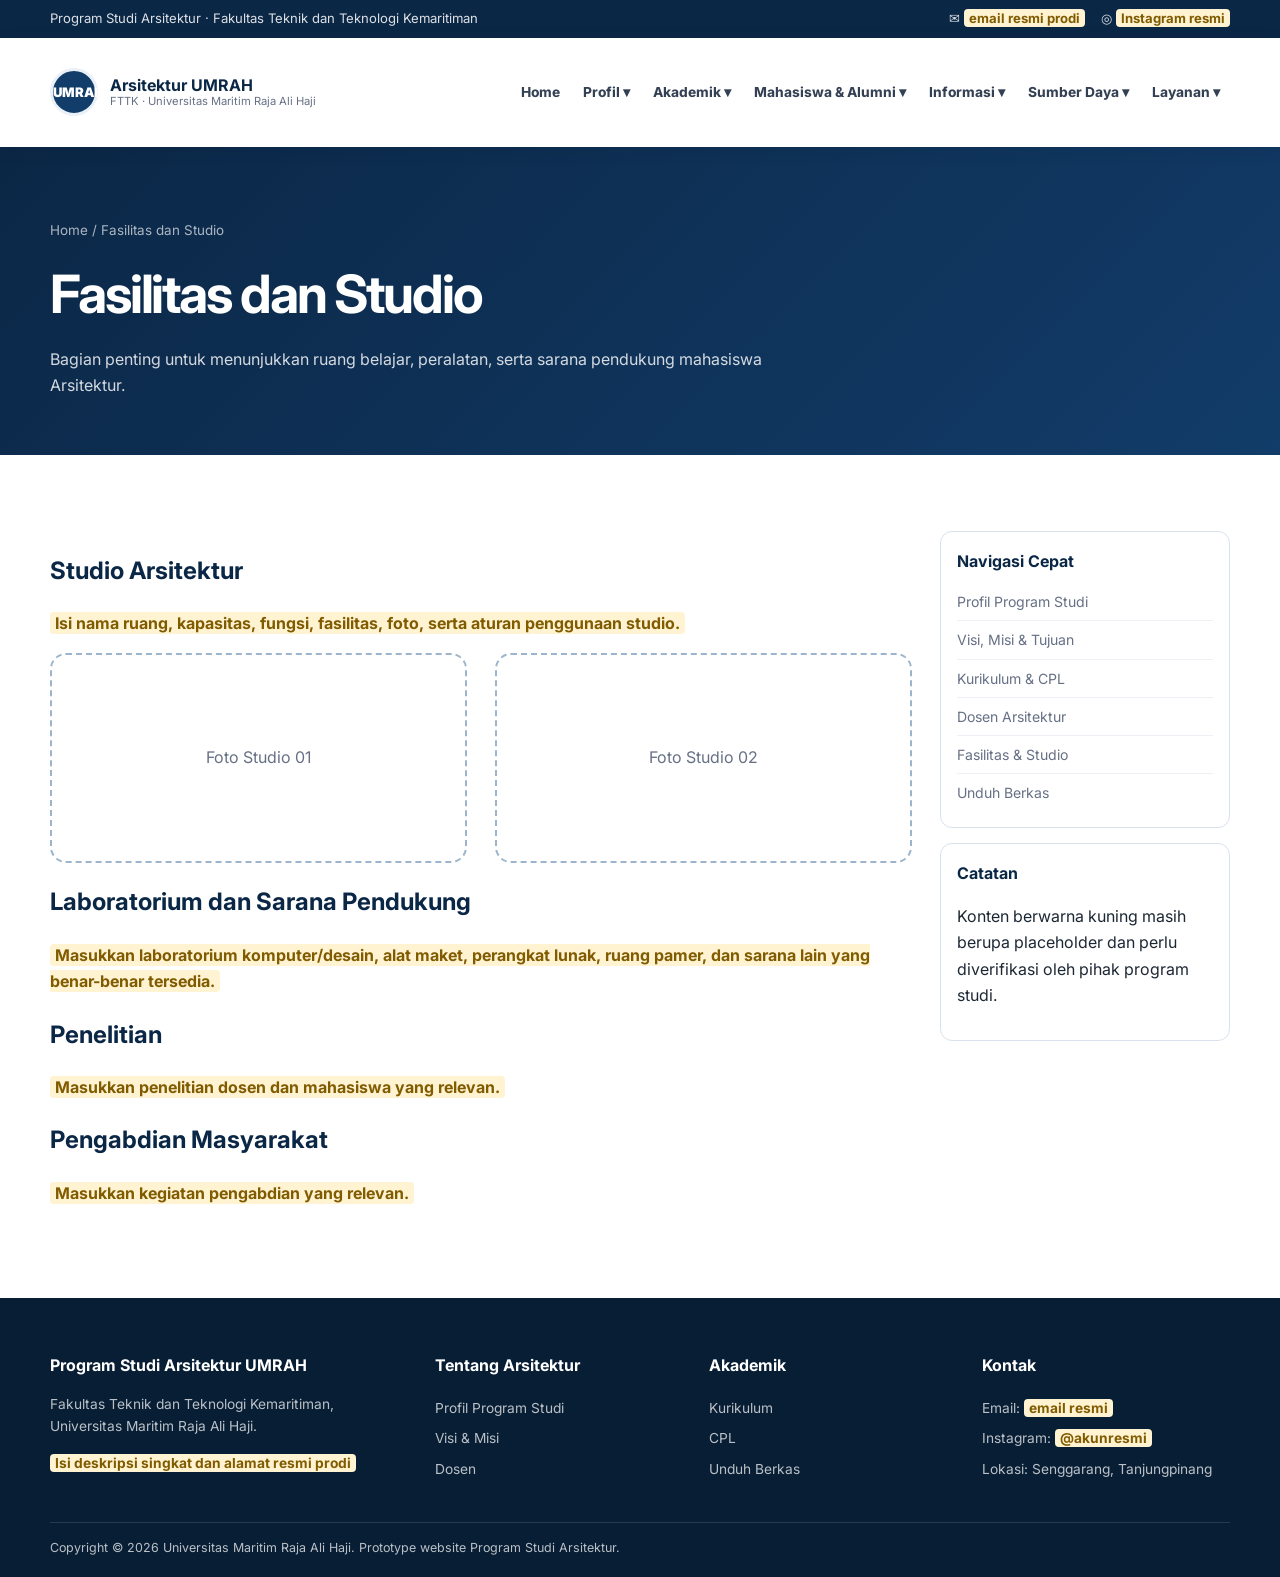
<file: pages/fasilitas.html>
<!doctype html>
<html lang="id">
<head>
  <meta charset="utf-8">
  <meta name="viewport" content="width=device-width, initial-scale=1">
  <title>Program Studi Arsitektur FTTK UMRAH</title>
  <meta name="description" content="Prototype website Program Studi Arsitektur FTTK UMRAH">
  <link rel="preconnect" href="https://fonts.googleapis.com">
  <link rel="preconnect" href="https://fonts.gstatic.com" crossorigin>
  <link href="https://fonts.googleapis.com/css2?family=Inter:wght@400;500;600;700;800;900&display=swap" rel="stylesheet">
  <link rel="stylesheet" href="../assets/css/style.css">
</head>
<body>

<div class="topbar">
  <div class="container topbar-inner">
    <div>Program Studi Arsitektur · Fakultas Teknik dan Teknologi Kemaritiman</div>
    <div class="topbar-links">
      <span>✉ <span class="placeholder">email resmi prodi</span></span>
      <span>◎ <span class="placeholder">Instagram resmi</span></span>
    </div>
  </div>
</div>


<header class="site-header">
  <div class="container navbar">
    <a class="brand" href="../index.html">
      <div class="brand-mark">UMRAH</div>
      <div class="brand-text">
        <strong>Arsitektur UMRAH</strong>
        <span>FTTK · Universitas Maritim Raja Ali Haji</span>
      </div>
    </a>
    <button class="menu-toggle" aria-label="Buka navigasi" aria-expanded="false">☰</button>
    <ul class="nav-menu">
      <li class="nav-item"><a class="nav-link" href="../index.html">Home</a></li>
      <li class="nav-item"><a class="nav-link" href="#">Profil ▾</a>
        <ul class="dropdown">
          <li><a href="../pages/profil-program-studi.html">Profil Program Studi</a></li>
          <li><a href="../pages/profil-program-studi.html#sambutan">Sekapur Sirih</a></li>
          <li><a href="../pages/profil-program-studi.html#sejarah">Sejarah</a></li>
          <li><a href="../pages/visi-misi.html">Visi, Misi & Tujuan</a></li>
          <li><a href="../pages/profil-program-studi.html#struktur">Struktur Organisasi</a></li>
          <li><a href="../pages/dosen.html">Dosen Arsitektur</a></li>
        </ul>
      </li>
      <li class="nav-item"><a class="nav-link" href="#">Akademik ▾</a>
        <ul class="dropdown">
          <li><a href="../pages/kurikulum.html">Kurikulum</a></li>
          <li><a href="../pages/kurikulum.html#rps">RPS</a></li>
          <li><a href="../pages/kurikulum.html#profil-lulusan">Profil Lulusan</a></li>
          <li><a href="../pages/kurikulum.html#cpl">Capaian Pembelajaran Lulusan</a></li>
        </ul>
      </li>
      <li class="nav-item"><a class="nav-link" href="#">Mahasiswa & Alumni ▾</a>
        <ul class="dropdown">
          <li><a href="../pages/prestasi.html">Prestasi Mahasiswa</a></li>
          <li><a href="../pages/prestasi.html#karya">Karya Mahasiswa</a></li>
          <li><a href="../pages/prestasi.html#alumni">Alumni</a></li>
        </ul>
      </li>
      <li class="nav-item"><a class="nav-link" href="#">Informasi ▾</a>
        <ul class="dropdown">
          <li><a href="../pages/berita.html">Berita</a></li>
          <li><a href="../pages/pengumuman.html">Pengumuman</a></li>
        </ul>
      </li>
      <li class="nav-item"><a class="nav-link" href="#">Sumber Daya ▾</a>
        <ul class="dropdown">
          <li><a href="../pages/fasilitas.html">Fasilitas & Studio</a></li>
          <li><a href="../pages/fasilitas.html#penelitian">Penelitian</a></li>
          <li><a href="../pages/fasilitas.html#pengabdian">Pengabdian Masyarakat</a></li>
        </ul>
      </li>
      <li class="nav-item"><a class="nav-link" href="#">Layanan ▾</a>
        <ul class="dropdown">
          <li><a href="../pages/mbkm.html">Program MBKM</a></li>
          <li><a href="../pages/mbkm.html#kerja-praktik">Kerja Praktik</a></li>
          <li><a href="../pages/unduh.html">Unduh Berkas</a></li>
        </ul>
      </li>
    </ul>
  </div>
</header>


<main>
<section class="page-hero">
  <div class="container">
    <div class="breadcrumb"><a href="../index.html">Home</a> / Fasilitas dan Studio</div>
    <h1>Fasilitas dan Studio</h1>
    <p>Bagian penting untuk menunjukkan ruang belajar, peralatan, serta sarana pendukung mahasiswa Arsitektur.</p>
  </div>
</section>
<section class="section">
  <div class="container content-layout">
    <article class="content-article">
<h2>Studio Arsitektur</h2><p><span class="placeholder">Isi nama ruang, kapasitas, fungsi, fasilitas, foto, serta aturan penggunaan studio.</span></p>
<div class="grid-2"><div class="cert-placeholder">Foto Studio 01</div><div class="cert-placeholder">Foto Studio 02</div></div>
<h2>Laboratorium dan Sarana Pendukung</h2><p><span class="placeholder">Masukkan laboratorium komputer/desain, alat maket, perangkat lunak, ruang pamer, dan sarana lain yang benar-benar tersedia.</span></p>
<h2 id="penelitian">Penelitian</h2><p><span class="placeholder">Masukkan penelitian dosen dan mahasiswa yang relevan.</span></p>
<h2 id="pengabdian">Pengabdian Masyarakat</h2><p><span class="placeholder">Masukkan kegiatan pengabdian yang relevan.</span></p>
</article>
    <aside class="sidebar">
      <div class="sidebar-card"><h3>Navigasi Cepat</h3>
        <a href="profil-program-studi.html">Profil Program Studi</a>
        <a href="visi-misi.html">Visi, Misi & Tujuan</a>
        <a href="kurikulum.html">Kurikulum & CPL</a>
        <a href="dosen.html">Dosen Arsitektur</a>
        <a href="fasilitas.html">Fasilitas & Studio</a>
        <a href="unduh.html">Unduh Berkas</a>
      </div>
      <div class="sidebar-card"><h3>Catatan</h3><p>Konten berwarna kuning masih berupa placeholder dan perlu diverifikasi oleh pihak program studi.</p></div>
    </aside>
  </div>
</section>
</main>


<footer class="footer">
  <div class="container">
    <div class="footer-grid">
      <div>
        <h3>Program Studi Arsitektur UMRAH</h3>
        <p>Fakultas Teknik dan Teknologi Kemaritiman, Universitas Maritim Raja Ali Haji.</p>
        <p><span class="placeholder">Isi deskripsi singkat dan alamat resmi prodi</span></p>
      </div>
      <div>
        <h3>Tentang Arsitektur</h3>
        <a href="../pages/profil-program-studi.html">Profil Program Studi</a>
        <a href="../pages/visi-misi.html">Visi & Misi</a>
        <a href="../pages/dosen.html">Dosen</a>
      </div>
      <div>
        <h3>Akademik</h3>
        <a href="../pages/kurikulum.html">Kurikulum</a>
        <a href="../pages/kurikulum.html#cpl">CPL</a>
        <a href="../pages/unduh.html">Unduh Berkas</a>
      </div>
      <div>
        <h3>Kontak</h3>
        <a href="#">Email: <span class="placeholder">email resmi</span></a>
        <a href="#">Instagram: <span class="placeholder">@akunresmi</span></a>
        <a href="#">Lokasi: Senggarang, Tanjungpinang</a>
      </div>
    </div>
    <div class="footer-bottom">Copyright © <span data-year></span> Universitas Maritim Raja Ali Haji. Prototype website Program Studi Arsitektur.</div>
  </div>
</footer>

<script src="../assets/js/script.js"></script>
</body>
</html>
</file>
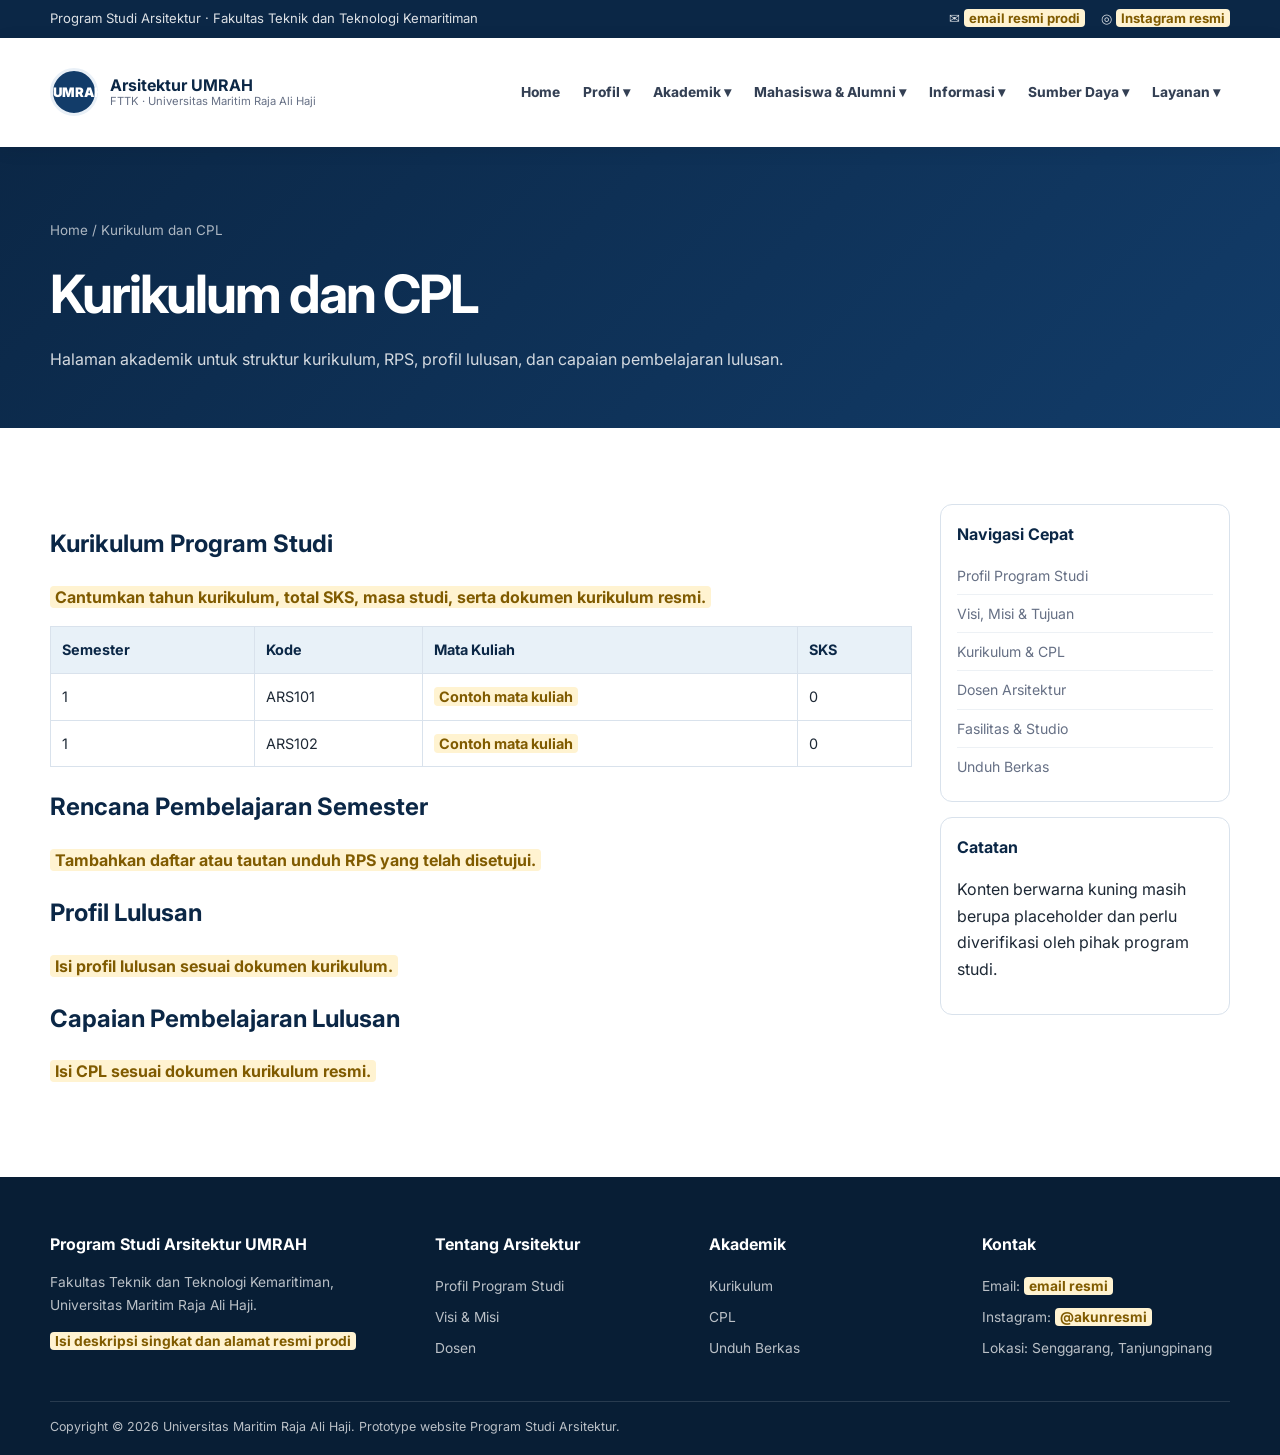
<file: pages/kurikulum.html>
<!doctype html>
<html lang="id">
<head>
  <meta charset="utf-8">
  <meta name="viewport" content="width=device-width, initial-scale=1">
  <title>Program Studi Arsitektur FTTK UMRAH</title>
  <meta name="description" content="Prototype website Program Studi Arsitektur FTTK UMRAH">
  <link rel="preconnect" href="https://fonts.googleapis.com">
  <link rel="preconnect" href="https://fonts.gstatic.com" crossorigin>
  <link href="https://fonts.googleapis.com/css2?family=Inter:wght@400;500;600;700;800;900&display=swap" rel="stylesheet">
  <link rel="stylesheet" href="../assets/css/style.css">
</head>
<body>

<div class="topbar">
  <div class="container topbar-inner">
    <div>Program Studi Arsitektur · Fakultas Teknik dan Teknologi Kemaritiman</div>
    <div class="topbar-links">
      <span>✉ <span class="placeholder">email resmi prodi</span></span>
      <span>◎ <span class="placeholder">Instagram resmi</span></span>
    </div>
  </div>
</div>


<header class="site-header">
  <div class="container navbar">
    <a class="brand" href="../index.html">
      <div class="brand-mark">UMRAH</div>
      <div class="brand-text">
        <strong>Arsitektur UMRAH</strong>
        <span>FTTK · Universitas Maritim Raja Ali Haji</span>
      </div>
    </a>
    <button class="menu-toggle" aria-label="Buka navigasi" aria-expanded="false">☰</button>
    <ul class="nav-menu">
      <li class="nav-item"><a class="nav-link" href="../index.html">Home</a></li>
      <li class="nav-item"><a class="nav-link" href="#">Profil ▾</a>
        <ul class="dropdown">
          <li><a href="../pages/profil-program-studi.html">Profil Program Studi</a></li>
          <li><a href="../pages/profil-program-studi.html#sambutan">Sekapur Sirih</a></li>
          <li><a href="../pages/profil-program-studi.html#sejarah">Sejarah</a></li>
          <li><a href="../pages/visi-misi.html">Visi, Misi & Tujuan</a></li>
          <li><a href="../pages/profil-program-studi.html#struktur">Struktur Organisasi</a></li>
          <li><a href="../pages/dosen.html">Dosen Arsitektur</a></li>
        </ul>
      </li>
      <li class="nav-item"><a class="nav-link" href="#">Akademik ▾</a>
        <ul class="dropdown">
          <li><a href="../pages/kurikulum.html">Kurikulum</a></li>
          <li><a href="../pages/kurikulum.html#rps">RPS</a></li>
          <li><a href="../pages/kurikulum.html#profil-lulusan">Profil Lulusan</a></li>
          <li><a href="../pages/kurikulum.html#cpl">Capaian Pembelajaran Lulusan</a></li>
        </ul>
      </li>
      <li class="nav-item"><a class="nav-link" href="#">Mahasiswa & Alumni ▾</a>
        <ul class="dropdown">
          <li><a href="../pages/prestasi.html">Prestasi Mahasiswa</a></li>
          <li><a href="../pages/prestasi.html#karya">Karya Mahasiswa</a></li>
          <li><a href="../pages/prestasi.html#alumni">Alumni</a></li>
        </ul>
      </li>
      <li class="nav-item"><a class="nav-link" href="#">Informasi ▾</a>
        <ul class="dropdown">
          <li><a href="../pages/berita.html">Berita</a></li>
          <li><a href="../pages/pengumuman.html">Pengumuman</a></li>
        </ul>
      </li>
      <li class="nav-item"><a class="nav-link" href="#">Sumber Daya ▾</a>
        <ul class="dropdown">
          <li><a href="../pages/fasilitas.html">Fasilitas & Studio</a></li>
          <li><a href="../pages/fasilitas.html#penelitian">Penelitian</a></li>
          <li><a href="../pages/fasilitas.html#pengabdian">Pengabdian Masyarakat</a></li>
        </ul>
      </li>
      <li class="nav-item"><a class="nav-link" href="#">Layanan ▾</a>
        <ul class="dropdown">
          <li><a href="../pages/mbkm.html">Program MBKM</a></li>
          <li><a href="../pages/mbkm.html#kerja-praktik">Kerja Praktik</a></li>
          <li><a href="../pages/unduh.html">Unduh Berkas</a></li>
        </ul>
      </li>
    </ul>
  </div>
</header>


<main>
<section class="page-hero">
  <div class="container">
    <div class="breadcrumb"><a href="../index.html">Home</a> / Kurikulum dan CPL</div>
    <h1>Kurikulum dan CPL</h1>
    <p>Halaman akademik untuk struktur kurikulum, RPS, profil lulusan, dan capaian pembelajaran lulusan.</p>
  </div>
</section>
<section class="section">
  <div class="container content-layout">
    <article class="content-article">
<h2>Kurikulum Program Studi</h2>
<p><span class="placeholder">Cantumkan tahun kurikulum, total SKS, masa studi, serta dokumen kurikulum resmi.</span></p>
<table><thead><tr><th>Semester</th><th>Kode</th><th>Mata Kuliah</th><th>SKS</th></tr></thead><tbody>
<tr><td>1</td><td>ARS101</td><td><span class="placeholder">Contoh mata kuliah</span></td><td>0</td></tr>
<tr><td>1</td><td>ARS102</td><td><span class="placeholder">Contoh mata kuliah</span></td><td>0</td></tr>
</tbody></table>
<h2 id="rps">Rencana Pembelajaran Semester</h2><p><span class="placeholder">Tambahkan daftar atau tautan unduh RPS yang telah disetujui.</span></p>
<h2 id="profil-lulusan">Profil Lulusan</h2><p><span class="placeholder">Isi profil lulusan sesuai dokumen kurikulum.</span></p>
<h2 id="cpl">Capaian Pembelajaran Lulusan</h2><p><span class="placeholder">Isi CPL sesuai dokumen kurikulum resmi.</span></p>
</article>
    <aside class="sidebar">
      <div class="sidebar-card"><h3>Navigasi Cepat</h3>
        <a href="profil-program-studi.html">Profil Program Studi</a>
        <a href="visi-misi.html">Visi, Misi & Tujuan</a>
        <a href="kurikulum.html">Kurikulum & CPL</a>
        <a href="dosen.html">Dosen Arsitektur</a>
        <a href="fasilitas.html">Fasilitas & Studio</a>
        <a href="unduh.html">Unduh Berkas</a>
      </div>
      <div class="sidebar-card"><h3>Catatan</h3><p>Konten berwarna kuning masih berupa placeholder dan perlu diverifikasi oleh pihak program studi.</p></div>
    </aside>
  </div>
</section>
</main>


<footer class="footer">
  <div class="container">
    <div class="footer-grid">
      <div>
        <h3>Program Studi Arsitektur UMRAH</h3>
        <p>Fakultas Teknik dan Teknologi Kemaritiman, Universitas Maritim Raja Ali Haji.</p>
        <p><span class="placeholder">Isi deskripsi singkat dan alamat resmi prodi</span></p>
      </div>
      <div>
        <h3>Tentang Arsitektur</h3>
        <a href="../pages/profil-program-studi.html">Profil Program Studi</a>
        <a href="../pages/visi-misi.html">Visi & Misi</a>
        <a href="../pages/dosen.html">Dosen</a>
      </div>
      <div>
        <h3>Akademik</h3>
        <a href="../pages/kurikulum.html">Kurikulum</a>
        <a href="../pages/kurikulum.html#cpl">CPL</a>
        <a href="../pages/unduh.html">Unduh Berkas</a>
      </div>
      <div>
        <h3>Kontak</h3>
        <a href="#">Email: <span class="placeholder">email resmi</span></a>
        <a href="#">Instagram: <span class="placeholder">@akunresmi</span></a>
        <a href="#">Lokasi: Senggarang, Tanjungpinang</a>
      </div>
    </div>
    <div class="footer-bottom">Copyright © <span data-year></span> Universitas Maritim Raja Ali Haji. Prototype website Program Studi Arsitektur.</div>
  </div>
</footer>

<script src="../assets/js/script.js"></script>
</body>
</html>
</file>
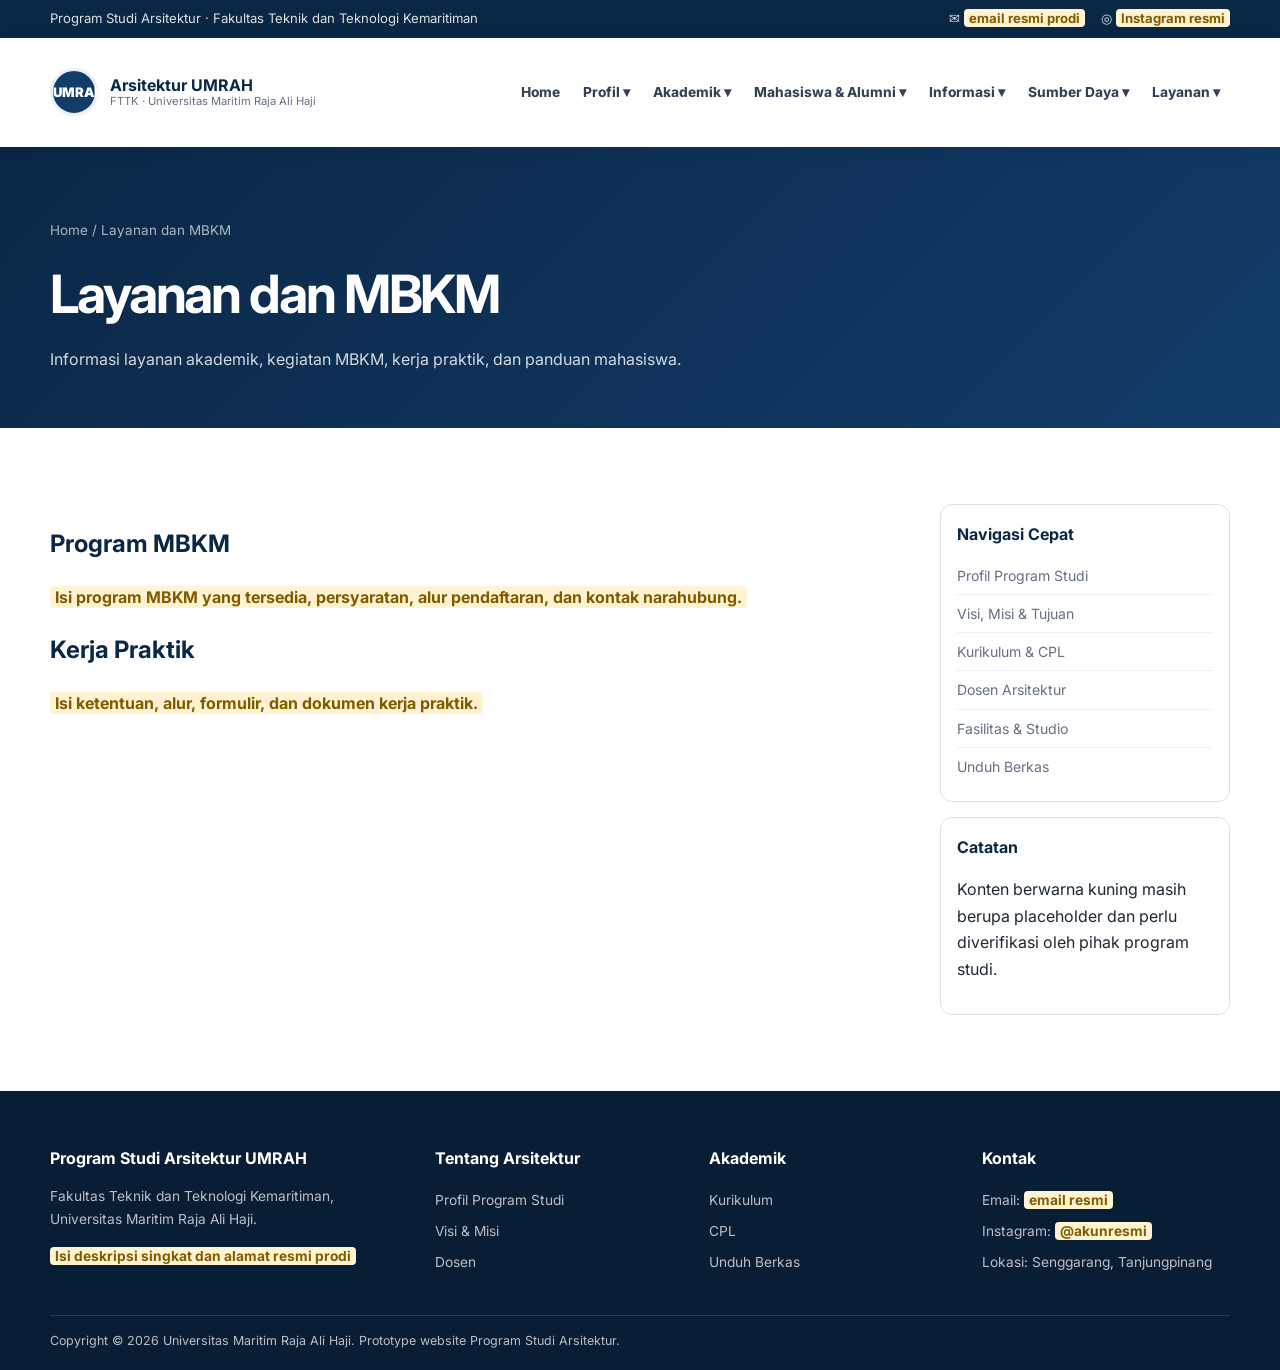
<file: pages/mbkm.html>
<!doctype html>
<html lang="id">
<head>
  <meta charset="utf-8">
  <meta name="viewport" content="width=device-width, initial-scale=1">
  <title>Program Studi Arsitektur FTTK UMRAH</title>
  <meta name="description" content="Prototype website Program Studi Arsitektur FTTK UMRAH">
  <link rel="preconnect" href="https://fonts.googleapis.com">
  <link rel="preconnect" href="https://fonts.gstatic.com" crossorigin>
  <link href="https://fonts.googleapis.com/css2?family=Inter:wght@400;500;600;700;800;900&display=swap" rel="stylesheet">
  <link rel="stylesheet" href="../assets/css/style.css">
</head>
<body>

<div class="topbar">
  <div class="container topbar-inner">
    <div>Program Studi Arsitektur · Fakultas Teknik dan Teknologi Kemaritiman</div>
    <div class="topbar-links">
      <span>✉ <span class="placeholder">email resmi prodi</span></span>
      <span>◎ <span class="placeholder">Instagram resmi</span></span>
    </div>
  </div>
</div>


<header class="site-header">
  <div class="container navbar">
    <a class="brand" href="../index.html">
      <div class="brand-mark">UMRAH</div>
      <div class="brand-text">
        <strong>Arsitektur UMRAH</strong>
        <span>FTTK · Universitas Maritim Raja Ali Haji</span>
      </div>
    </a>
    <button class="menu-toggle" aria-label="Buka navigasi" aria-expanded="false">☰</button>
    <ul class="nav-menu">
      <li class="nav-item"><a class="nav-link" href="../index.html">Home</a></li>
      <li class="nav-item"><a class="nav-link" href="#">Profil ▾</a>
        <ul class="dropdown">
          <li><a href="../pages/profil-program-studi.html">Profil Program Studi</a></li>
          <li><a href="../pages/profil-program-studi.html#sambutan">Sekapur Sirih</a></li>
          <li><a href="../pages/profil-program-studi.html#sejarah">Sejarah</a></li>
          <li><a href="../pages/visi-misi.html">Visi, Misi & Tujuan</a></li>
          <li><a href="../pages/profil-program-studi.html#struktur">Struktur Organisasi</a></li>
          <li><a href="../pages/dosen.html">Dosen Arsitektur</a></li>
        </ul>
      </li>
      <li class="nav-item"><a class="nav-link" href="#">Akademik ▾</a>
        <ul class="dropdown">
          <li><a href="../pages/kurikulum.html">Kurikulum</a></li>
          <li><a href="../pages/kurikulum.html#rps">RPS</a></li>
          <li><a href="../pages/kurikulum.html#profil-lulusan">Profil Lulusan</a></li>
          <li><a href="../pages/kurikulum.html#cpl">Capaian Pembelajaran Lulusan</a></li>
        </ul>
      </li>
      <li class="nav-item"><a class="nav-link" href="#">Mahasiswa & Alumni ▾</a>
        <ul class="dropdown">
          <li><a href="../pages/prestasi.html">Prestasi Mahasiswa</a></li>
          <li><a href="../pages/prestasi.html#karya">Karya Mahasiswa</a></li>
          <li><a href="../pages/prestasi.html#alumni">Alumni</a></li>
        </ul>
      </li>
      <li class="nav-item"><a class="nav-link" href="#">Informasi ▾</a>
        <ul class="dropdown">
          <li><a href="../pages/berita.html">Berita</a></li>
          <li><a href="../pages/pengumuman.html">Pengumuman</a></li>
        </ul>
      </li>
      <li class="nav-item"><a class="nav-link" href="#">Sumber Daya ▾</a>
        <ul class="dropdown">
          <li><a href="../pages/fasilitas.html">Fasilitas & Studio</a></li>
          <li><a href="../pages/fasilitas.html#penelitian">Penelitian</a></li>
          <li><a href="../pages/fasilitas.html#pengabdian">Pengabdian Masyarakat</a></li>
        </ul>
      </li>
      <li class="nav-item"><a class="nav-link" href="#">Layanan ▾</a>
        <ul class="dropdown">
          <li><a href="../pages/mbkm.html">Program MBKM</a></li>
          <li><a href="../pages/mbkm.html#kerja-praktik">Kerja Praktik</a></li>
          <li><a href="../pages/unduh.html">Unduh Berkas</a></li>
        </ul>
      </li>
    </ul>
  </div>
</header>


<main>
<section class="page-hero">
  <div class="container">
    <div class="breadcrumb"><a href="../index.html">Home</a> / Layanan dan MBKM</div>
    <h1>Layanan dan MBKM</h1>
    <p>Informasi layanan akademik, kegiatan MBKM, kerja praktik, dan panduan mahasiswa.</p>
  </div>
</section>
<section class="section">
  <div class="container content-layout">
    <article class="content-article">
<h2>Program MBKM</h2><p><span class="placeholder">Isi program MBKM yang tersedia, persyaratan, alur pendaftaran, dan kontak narahubung.</span></p>
<h2 id="kerja-praktik">Kerja Praktik</h2><p><span class="placeholder">Isi ketentuan, alur, formulir, dan dokumen kerja praktik.</span></p>
</article>
    <aside class="sidebar">
      <div class="sidebar-card"><h3>Navigasi Cepat</h3>
        <a href="profil-program-studi.html">Profil Program Studi</a>
        <a href="visi-misi.html">Visi, Misi & Tujuan</a>
        <a href="kurikulum.html">Kurikulum & CPL</a>
        <a href="dosen.html">Dosen Arsitektur</a>
        <a href="fasilitas.html">Fasilitas & Studio</a>
        <a href="unduh.html">Unduh Berkas</a>
      </div>
      <div class="sidebar-card"><h3>Catatan</h3><p>Konten berwarna kuning masih berupa placeholder dan perlu diverifikasi oleh pihak program studi.</p></div>
    </aside>
  </div>
</section>
</main>


<footer class="footer">
  <div class="container">
    <div class="footer-grid">
      <div>
        <h3>Program Studi Arsitektur UMRAH</h3>
        <p>Fakultas Teknik dan Teknologi Kemaritiman, Universitas Maritim Raja Ali Haji.</p>
        <p><span class="placeholder">Isi deskripsi singkat dan alamat resmi prodi</span></p>
      </div>
      <div>
        <h3>Tentang Arsitektur</h3>
        <a href="../pages/profil-program-studi.html">Profil Program Studi</a>
        <a href="../pages/visi-misi.html">Visi & Misi</a>
        <a href="../pages/dosen.html">Dosen</a>
      </div>
      <div>
        <h3>Akademik</h3>
        <a href="../pages/kurikulum.html">Kurikulum</a>
        <a href="../pages/kurikulum.html#cpl">CPL</a>
        <a href="../pages/unduh.html">Unduh Berkas</a>
      </div>
      <div>
        <h3>Kontak</h3>
        <a href="#">Email: <span class="placeholder">email resmi</span></a>
        <a href="#">Instagram: <span class="placeholder">@akunresmi</span></a>
        <a href="#">Lokasi: Senggarang, Tanjungpinang</a>
      </div>
    </div>
    <div class="footer-bottom">Copyright © <span data-year></span> Universitas Maritim Raja Ali Haji. Prototype website Program Studi Arsitektur.</div>
  </div>
</footer>

<script src="../assets/js/script.js"></script>
</body>
</html>
</file>
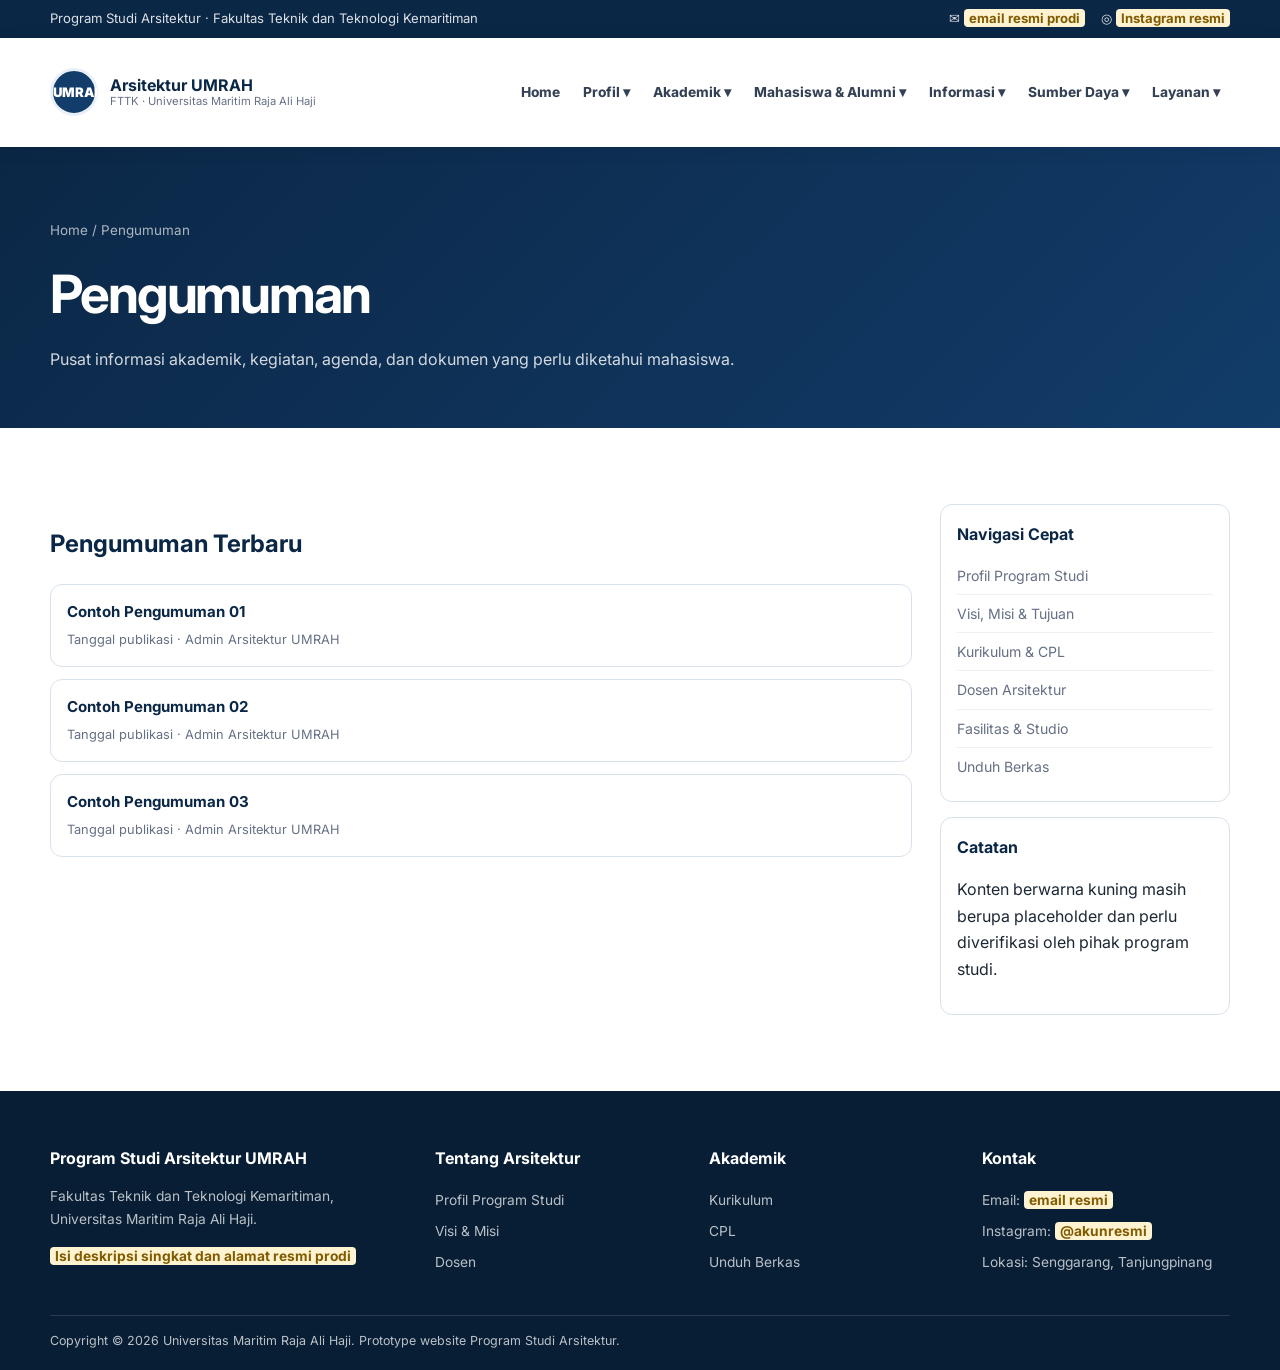
<file: pages/pengumuman.html>
<!doctype html>
<html lang="id">
<head>
  <meta charset="utf-8">
  <meta name="viewport" content="width=device-width, initial-scale=1">
  <title>Program Studi Arsitektur FTTK UMRAH</title>
  <meta name="description" content="Prototype website Program Studi Arsitektur FTTK UMRAH">
  <link rel="preconnect" href="https://fonts.googleapis.com">
  <link rel="preconnect" href="https://fonts.gstatic.com" crossorigin>
  <link href="https://fonts.googleapis.com/css2?family=Inter:wght@400;500;600;700;800;900&display=swap" rel="stylesheet">
  <link rel="stylesheet" href="../assets/css/style.css">
</head>
<body>

<div class="topbar">
  <div class="container topbar-inner">
    <div>Program Studi Arsitektur · Fakultas Teknik dan Teknologi Kemaritiman</div>
    <div class="topbar-links">
      <span>✉ <span class="placeholder">email resmi prodi</span></span>
      <span>◎ <span class="placeholder">Instagram resmi</span></span>
    </div>
  </div>
</div>


<header class="site-header">
  <div class="container navbar">
    <a class="brand" href="../index.html">
      <div class="brand-mark">UMRAH</div>
      <div class="brand-text">
        <strong>Arsitektur UMRAH</strong>
        <span>FTTK · Universitas Maritim Raja Ali Haji</span>
      </div>
    </a>
    <button class="menu-toggle" aria-label="Buka navigasi" aria-expanded="false">☰</button>
    <ul class="nav-menu">
      <li class="nav-item"><a class="nav-link" href="../index.html">Home</a></li>
      <li class="nav-item"><a class="nav-link" href="#">Profil ▾</a>
        <ul class="dropdown">
          <li><a href="../pages/profil-program-studi.html">Profil Program Studi</a></li>
          <li><a href="../pages/profil-program-studi.html#sambutan">Sekapur Sirih</a></li>
          <li><a href="../pages/profil-program-studi.html#sejarah">Sejarah</a></li>
          <li><a href="../pages/visi-misi.html">Visi, Misi & Tujuan</a></li>
          <li><a href="../pages/profil-program-studi.html#struktur">Struktur Organisasi</a></li>
          <li><a href="../pages/dosen.html">Dosen Arsitektur</a></li>
        </ul>
      </li>
      <li class="nav-item"><a class="nav-link" href="#">Akademik ▾</a>
        <ul class="dropdown">
          <li><a href="../pages/kurikulum.html">Kurikulum</a></li>
          <li><a href="../pages/kurikulum.html#rps">RPS</a></li>
          <li><a href="../pages/kurikulum.html#profil-lulusan">Profil Lulusan</a></li>
          <li><a href="../pages/kurikulum.html#cpl">Capaian Pembelajaran Lulusan</a></li>
        </ul>
      </li>
      <li class="nav-item"><a class="nav-link" href="#">Mahasiswa & Alumni ▾</a>
        <ul class="dropdown">
          <li><a href="../pages/prestasi.html">Prestasi Mahasiswa</a></li>
          <li><a href="../pages/prestasi.html#karya">Karya Mahasiswa</a></li>
          <li><a href="../pages/prestasi.html#alumni">Alumni</a></li>
        </ul>
      </li>
      <li class="nav-item"><a class="nav-link" href="#">Informasi ▾</a>
        <ul class="dropdown">
          <li><a href="../pages/berita.html">Berita</a></li>
          <li><a href="../pages/pengumuman.html">Pengumuman</a></li>
        </ul>
      </li>
      <li class="nav-item"><a class="nav-link" href="#">Sumber Daya ▾</a>
        <ul class="dropdown">
          <li><a href="../pages/fasilitas.html">Fasilitas & Studio</a></li>
          <li><a href="../pages/fasilitas.html#penelitian">Penelitian</a></li>
          <li><a href="../pages/fasilitas.html#pengabdian">Pengabdian Masyarakat</a></li>
        </ul>
      </li>
      <li class="nav-item"><a class="nav-link" href="#">Layanan ▾</a>
        <ul class="dropdown">
          <li><a href="../pages/mbkm.html">Program MBKM</a></li>
          <li><a href="../pages/mbkm.html#kerja-praktik">Kerja Praktik</a></li>
          <li><a href="../pages/unduh.html">Unduh Berkas</a></li>
        </ul>
      </li>
    </ul>
  </div>
</header>


<main>
<section class="page-hero">
  <div class="container">
    <div class="breadcrumb"><a href="../index.html">Home</a> / Pengumuman</div>
    <h1>Pengumuman</h1>
    <p>Pusat informasi akademik, kegiatan, agenda, dan dokumen yang perlu diketahui mahasiswa.</p>
  </div>
</section>
<section class="section">
  <div class="container content-layout">
    <article class="content-article">
<h2>Pengumuman Terbaru</h2>
<div class="list">
<div class="list-item"><strong>Contoh Pengumuman 01</strong><span>Tanggal publikasi · Admin Arsitektur UMRAH</span></div>
<div class="list-item"><strong>Contoh Pengumuman 02</strong><span>Tanggal publikasi · Admin Arsitektur UMRAH</span></div>
<div class="list-item"><strong>Contoh Pengumuman 03</strong><span>Tanggal publikasi · Admin Arsitektur UMRAH</span></div>
</div>
</article>
    <aside class="sidebar">
      <div class="sidebar-card"><h3>Navigasi Cepat</h3>
        <a href="profil-program-studi.html">Profil Program Studi</a>
        <a href="visi-misi.html">Visi, Misi & Tujuan</a>
        <a href="kurikulum.html">Kurikulum & CPL</a>
        <a href="dosen.html">Dosen Arsitektur</a>
        <a href="fasilitas.html">Fasilitas & Studio</a>
        <a href="unduh.html">Unduh Berkas</a>
      </div>
      <div class="sidebar-card"><h3>Catatan</h3><p>Konten berwarna kuning masih berupa placeholder dan perlu diverifikasi oleh pihak program studi.</p></div>
    </aside>
  </div>
</section>
</main>


<footer class="footer">
  <div class="container">
    <div class="footer-grid">
      <div>
        <h3>Program Studi Arsitektur UMRAH</h3>
        <p>Fakultas Teknik dan Teknologi Kemaritiman, Universitas Maritim Raja Ali Haji.</p>
        <p><span class="placeholder">Isi deskripsi singkat dan alamat resmi prodi</span></p>
      </div>
      <div>
        <h3>Tentang Arsitektur</h3>
        <a href="../pages/profil-program-studi.html">Profil Program Studi</a>
        <a href="../pages/visi-misi.html">Visi & Misi</a>
        <a href="../pages/dosen.html">Dosen</a>
      </div>
      <div>
        <h3>Akademik</h3>
        <a href="../pages/kurikulum.html">Kurikulum</a>
        <a href="../pages/kurikulum.html#cpl">CPL</a>
        <a href="../pages/unduh.html">Unduh Berkas</a>
      </div>
      <div>
        <h3>Kontak</h3>
        <a href="#">Email: <span class="placeholder">email resmi</span></a>
        <a href="#">Instagram: <span class="placeholder">@akunresmi</span></a>
        <a href="#">Lokasi: Senggarang, Tanjungpinang</a>
      </div>
    </div>
    <div class="footer-bottom">Copyright © <span data-year></span> Universitas Maritim Raja Ali Haji. Prototype website Program Studi Arsitektur.</div>
  </div>
</footer>

<script src="../assets/js/script.js"></script>
</body>
</html>
</file>
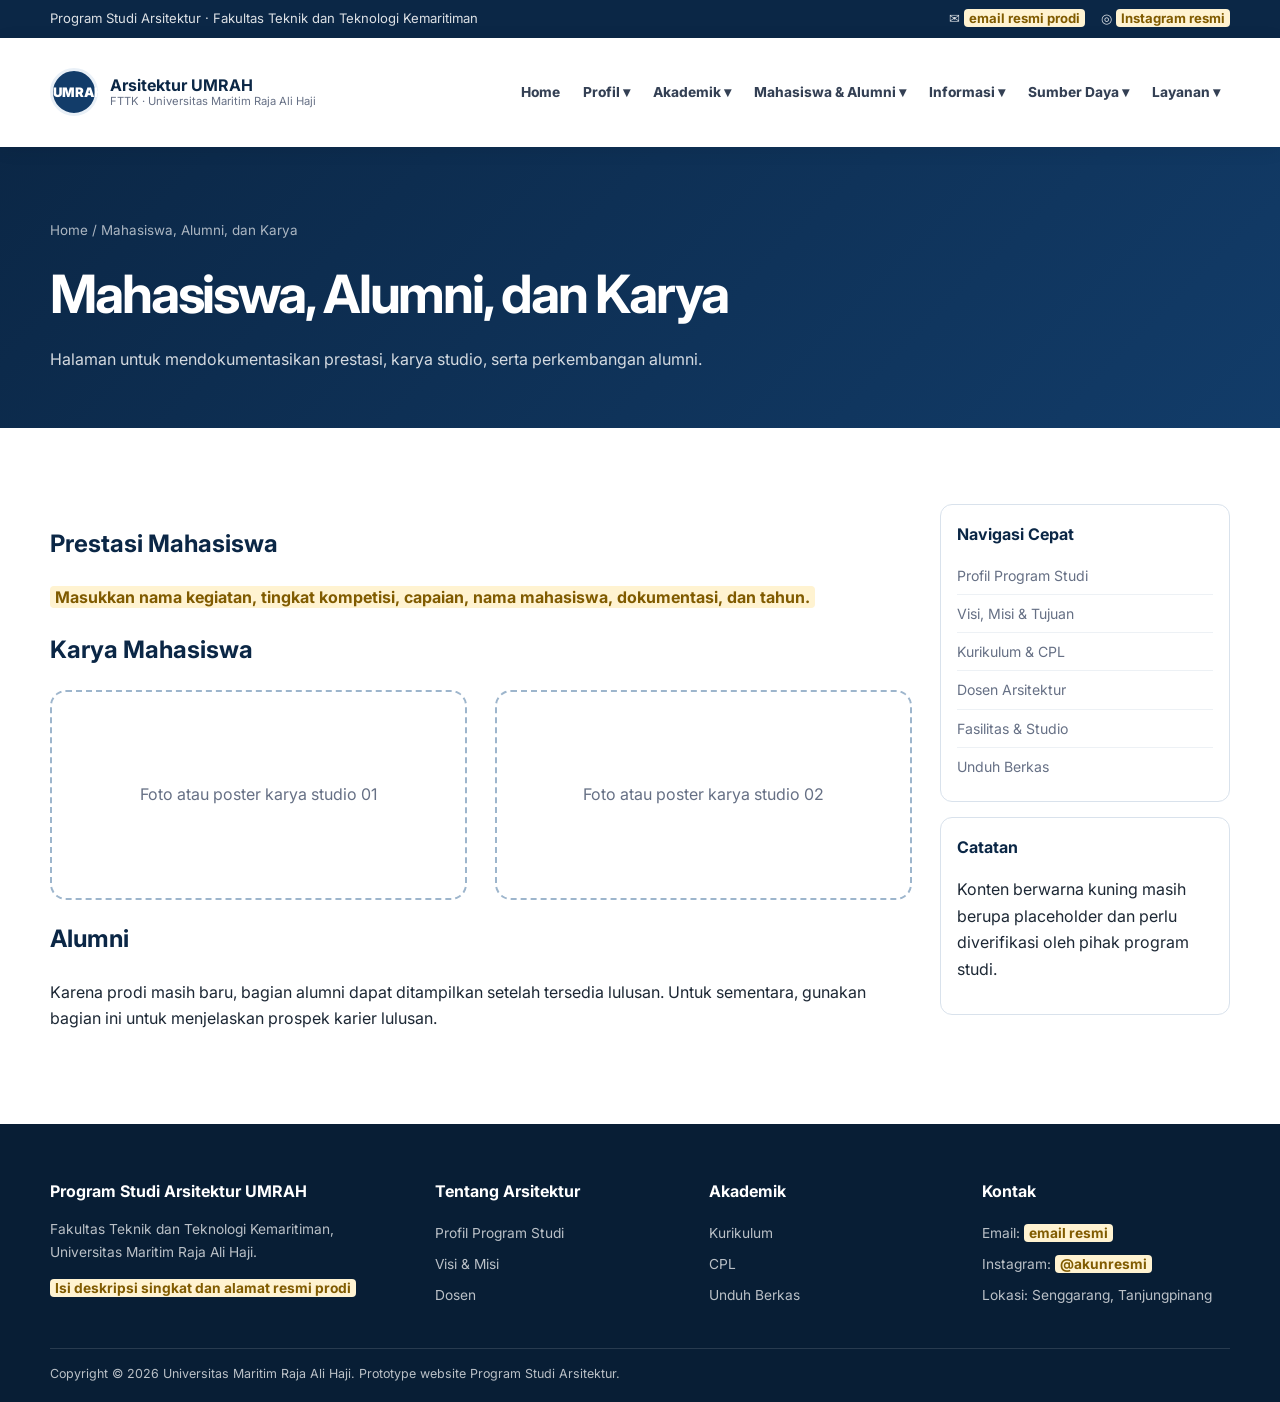
<file: pages/prestasi.html>
<!doctype html>
<html lang="id">
<head>
  <meta charset="utf-8">
  <meta name="viewport" content="width=device-width, initial-scale=1">
  <title>Program Studi Arsitektur FTTK UMRAH</title>
  <meta name="description" content="Prototype website Program Studi Arsitektur FTTK UMRAH">
  <link rel="preconnect" href="https://fonts.googleapis.com">
  <link rel="preconnect" href="https://fonts.gstatic.com" crossorigin>
  <link href="https://fonts.googleapis.com/css2?family=Inter:wght@400;500;600;700;800;900&display=swap" rel="stylesheet">
  <link rel="stylesheet" href="../assets/css/style.css">
</head>
<body>

<div class="topbar">
  <div class="container topbar-inner">
    <div>Program Studi Arsitektur · Fakultas Teknik dan Teknologi Kemaritiman</div>
    <div class="topbar-links">
      <span>✉ <span class="placeholder">email resmi prodi</span></span>
      <span>◎ <span class="placeholder">Instagram resmi</span></span>
    </div>
  </div>
</div>


<header class="site-header">
  <div class="container navbar">
    <a class="brand" href="../index.html">
      <div class="brand-mark">UMRAH</div>
      <div class="brand-text">
        <strong>Arsitektur UMRAH</strong>
        <span>FTTK · Universitas Maritim Raja Ali Haji</span>
      </div>
    </a>
    <button class="menu-toggle" aria-label="Buka navigasi" aria-expanded="false">☰</button>
    <ul class="nav-menu">
      <li class="nav-item"><a class="nav-link" href="../index.html">Home</a></li>
      <li class="nav-item"><a class="nav-link" href="#">Profil ▾</a>
        <ul class="dropdown">
          <li><a href="../pages/profil-program-studi.html">Profil Program Studi</a></li>
          <li><a href="../pages/profil-program-studi.html#sambutan">Sekapur Sirih</a></li>
          <li><a href="../pages/profil-program-studi.html#sejarah">Sejarah</a></li>
          <li><a href="../pages/visi-misi.html">Visi, Misi & Tujuan</a></li>
          <li><a href="../pages/profil-program-studi.html#struktur">Struktur Organisasi</a></li>
          <li><a href="../pages/dosen.html">Dosen Arsitektur</a></li>
        </ul>
      </li>
      <li class="nav-item"><a class="nav-link" href="#">Akademik ▾</a>
        <ul class="dropdown">
          <li><a href="../pages/kurikulum.html">Kurikulum</a></li>
          <li><a href="../pages/kurikulum.html#rps">RPS</a></li>
          <li><a href="../pages/kurikulum.html#profil-lulusan">Profil Lulusan</a></li>
          <li><a href="../pages/kurikulum.html#cpl">Capaian Pembelajaran Lulusan</a></li>
        </ul>
      </li>
      <li class="nav-item"><a class="nav-link" href="#">Mahasiswa & Alumni ▾</a>
        <ul class="dropdown">
          <li><a href="../pages/prestasi.html">Prestasi Mahasiswa</a></li>
          <li><a href="../pages/prestasi.html#karya">Karya Mahasiswa</a></li>
          <li><a href="../pages/prestasi.html#alumni">Alumni</a></li>
        </ul>
      </li>
      <li class="nav-item"><a class="nav-link" href="#">Informasi ▾</a>
        <ul class="dropdown">
          <li><a href="../pages/berita.html">Berita</a></li>
          <li><a href="../pages/pengumuman.html">Pengumuman</a></li>
        </ul>
      </li>
      <li class="nav-item"><a class="nav-link" href="#">Sumber Daya ▾</a>
        <ul class="dropdown">
          <li><a href="../pages/fasilitas.html">Fasilitas & Studio</a></li>
          <li><a href="../pages/fasilitas.html#penelitian">Penelitian</a></li>
          <li><a href="../pages/fasilitas.html#pengabdian">Pengabdian Masyarakat</a></li>
        </ul>
      </li>
      <li class="nav-item"><a class="nav-link" href="#">Layanan ▾</a>
        <ul class="dropdown">
          <li><a href="../pages/mbkm.html">Program MBKM</a></li>
          <li><a href="../pages/mbkm.html#kerja-praktik">Kerja Praktik</a></li>
          <li><a href="../pages/unduh.html">Unduh Berkas</a></li>
        </ul>
      </li>
    </ul>
  </div>
</header>


<main>
<section class="page-hero">
  <div class="container">
    <div class="breadcrumb"><a href="../index.html">Home</a> / Mahasiswa, Alumni, dan Karya</div>
    <h1>Mahasiswa, Alumni, dan Karya</h1>
    <p>Halaman untuk mendokumentasikan prestasi, karya studio, serta perkembangan alumni.</p>
  </div>
</section>
<section class="section">
  <div class="container content-layout">
    <article class="content-article">
<h2>Prestasi Mahasiswa</h2><p><span class="placeholder">Masukkan nama kegiatan, tingkat kompetisi, capaian, nama mahasiswa, dokumentasi, dan tahun.</span></p>
<h2 id="karya">Karya Mahasiswa</h2><div class="grid-2"><div class="cert-placeholder">Foto atau poster karya studio 01</div><div class="cert-placeholder">Foto atau poster karya studio 02</div></div>
<h2 id="alumni">Alumni</h2><p>Karena prodi masih baru, bagian alumni dapat ditampilkan setelah tersedia lulusan. Untuk sementara, gunakan bagian ini untuk menjelaskan prospek karier lulusan.</p>
</article>
    <aside class="sidebar">
      <div class="sidebar-card"><h3>Navigasi Cepat</h3>
        <a href="profil-program-studi.html">Profil Program Studi</a>
        <a href="visi-misi.html">Visi, Misi & Tujuan</a>
        <a href="kurikulum.html">Kurikulum & CPL</a>
        <a href="dosen.html">Dosen Arsitektur</a>
        <a href="fasilitas.html">Fasilitas & Studio</a>
        <a href="unduh.html">Unduh Berkas</a>
      </div>
      <div class="sidebar-card"><h3>Catatan</h3><p>Konten berwarna kuning masih berupa placeholder dan perlu diverifikasi oleh pihak program studi.</p></div>
    </aside>
  </div>
</section>
</main>


<footer class="footer">
  <div class="container">
    <div class="footer-grid">
      <div>
        <h3>Program Studi Arsitektur UMRAH</h3>
        <p>Fakultas Teknik dan Teknologi Kemaritiman, Universitas Maritim Raja Ali Haji.</p>
        <p><span class="placeholder">Isi deskripsi singkat dan alamat resmi prodi</span></p>
      </div>
      <div>
        <h3>Tentang Arsitektur</h3>
        <a href="../pages/profil-program-studi.html">Profil Program Studi</a>
        <a href="../pages/visi-misi.html">Visi & Misi</a>
        <a href="../pages/dosen.html">Dosen</a>
      </div>
      <div>
        <h3>Akademik</h3>
        <a href="../pages/kurikulum.html">Kurikulum</a>
        <a href="../pages/kurikulum.html#cpl">CPL</a>
        <a href="../pages/unduh.html">Unduh Berkas</a>
      </div>
      <div>
        <h3>Kontak</h3>
        <a href="#">Email: <span class="placeholder">email resmi</span></a>
        <a href="#">Instagram: <span class="placeholder">@akunresmi</span></a>
        <a href="#">Lokasi: Senggarang, Tanjungpinang</a>
      </div>
    </div>
    <div class="footer-bottom">Copyright © <span data-year></span> Universitas Maritim Raja Ali Haji. Prototype website Program Studi Arsitektur.</div>
  </div>
</footer>

<script src="../assets/js/script.js"></script>
</body>
</html>
</file>
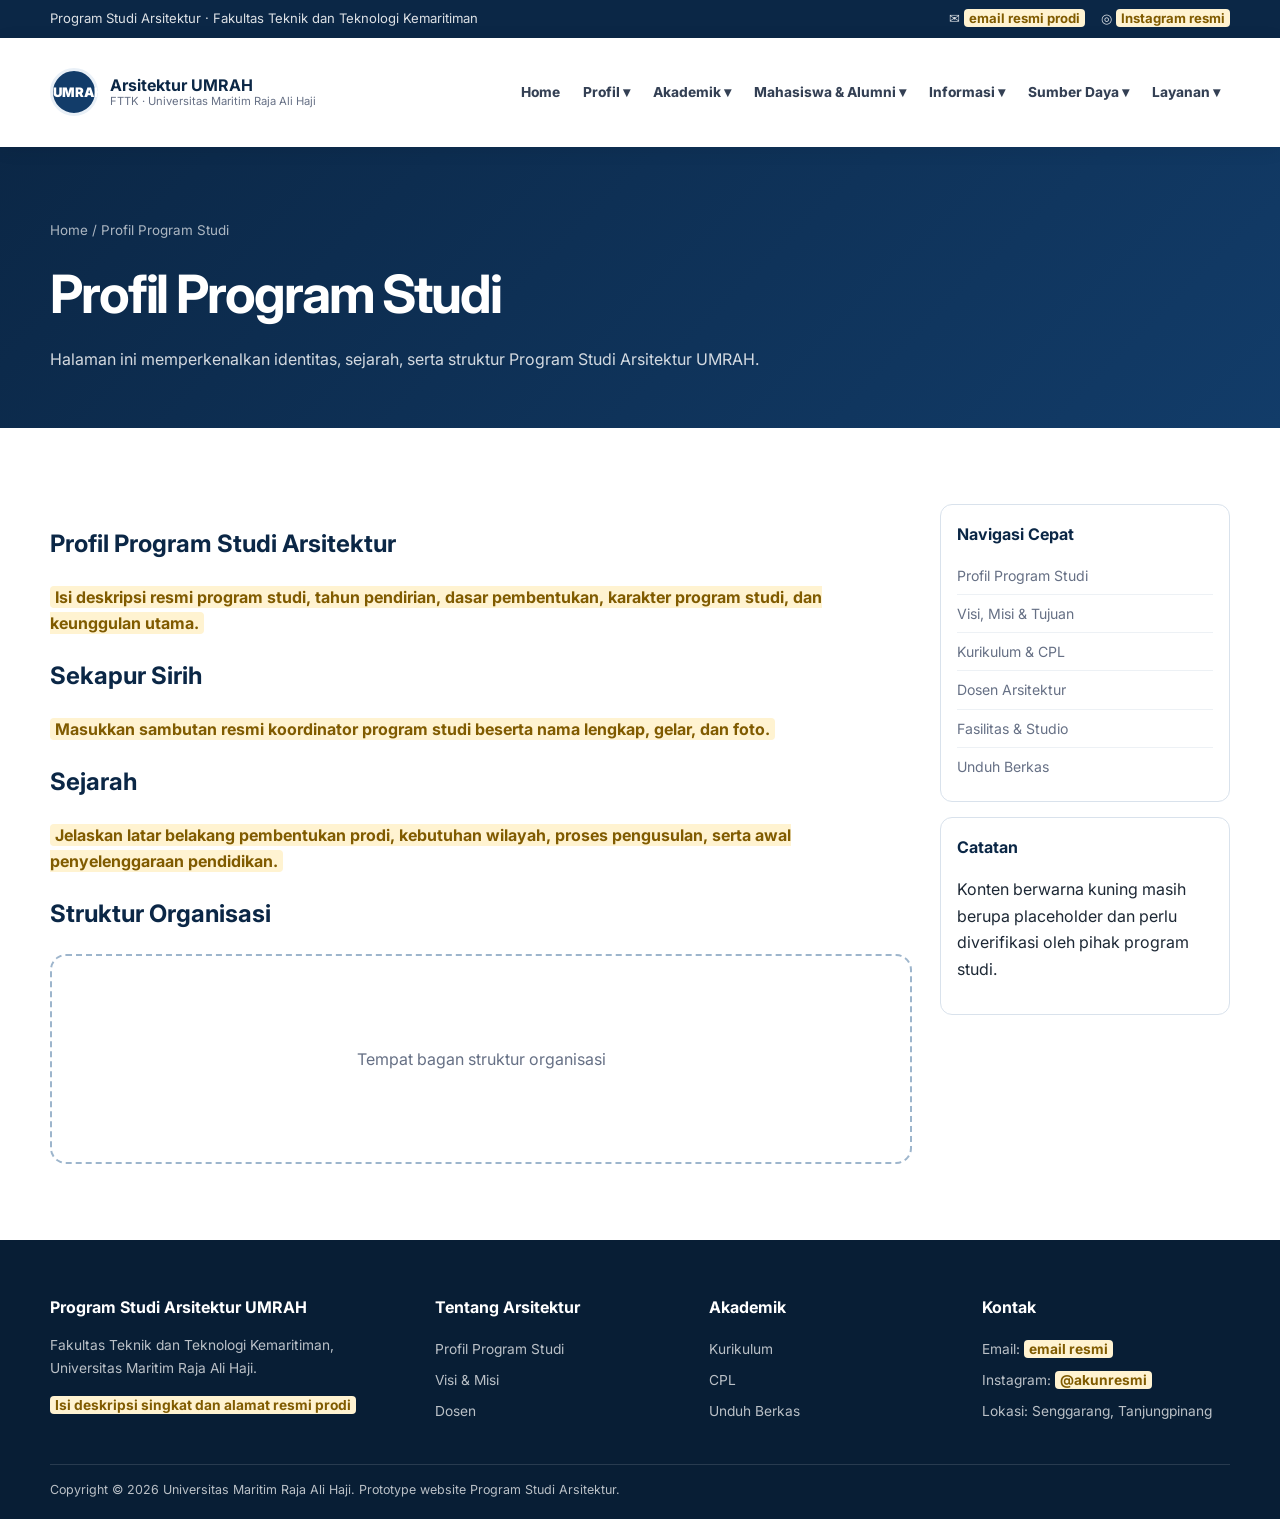
<file: pages/profil-program-studi.html>
<!doctype html>
<html lang="id">
<head>
  <meta charset="utf-8">
  <meta name="viewport" content="width=device-width, initial-scale=1">
  <title>Program Studi Arsitektur FTTK UMRAH</title>
  <meta name="description" content="Prototype website Program Studi Arsitektur FTTK UMRAH">
  <link rel="preconnect" href="https://fonts.googleapis.com">
  <link rel="preconnect" href="https://fonts.gstatic.com" crossorigin>
  <link href="https://fonts.googleapis.com/css2?family=Inter:wght@400;500;600;700;800;900&display=swap" rel="stylesheet">
  <link rel="stylesheet" href="../assets/css/style.css">
</head>
<body>

<div class="topbar">
  <div class="container topbar-inner">
    <div>Program Studi Arsitektur · Fakultas Teknik dan Teknologi Kemaritiman</div>
    <div class="topbar-links">
      <span>✉ <span class="placeholder">email resmi prodi</span></span>
      <span>◎ <span class="placeholder">Instagram resmi</span></span>
    </div>
  </div>
</div>


<header class="site-header">
  <div class="container navbar">
    <a class="brand" href="../index.html">
      <div class="brand-mark">UMRAH</div>
      <div class="brand-text">
        <strong>Arsitektur UMRAH</strong>
        <span>FTTK · Universitas Maritim Raja Ali Haji</span>
      </div>
    </a>
    <button class="menu-toggle" aria-label="Buka navigasi" aria-expanded="false">☰</button>
    <ul class="nav-menu">
      <li class="nav-item"><a class="nav-link" href="../index.html">Home</a></li>
      <li class="nav-item"><a class="nav-link" href="#">Profil ▾</a>
        <ul class="dropdown">
          <li><a href="../pages/profil-program-studi.html">Profil Program Studi</a></li>
          <li><a href="../pages/profil-program-studi.html#sambutan">Sekapur Sirih</a></li>
          <li><a href="../pages/profil-program-studi.html#sejarah">Sejarah</a></li>
          <li><a href="../pages/visi-misi.html">Visi, Misi & Tujuan</a></li>
          <li><a href="../pages/profil-program-studi.html#struktur">Struktur Organisasi</a></li>
          <li><a href="../pages/dosen.html">Dosen Arsitektur</a></li>
        </ul>
      </li>
      <li class="nav-item"><a class="nav-link" href="#">Akademik ▾</a>
        <ul class="dropdown">
          <li><a href="../pages/kurikulum.html">Kurikulum</a></li>
          <li><a href="../pages/kurikulum.html#rps">RPS</a></li>
          <li><a href="../pages/kurikulum.html#profil-lulusan">Profil Lulusan</a></li>
          <li><a href="../pages/kurikulum.html#cpl">Capaian Pembelajaran Lulusan</a></li>
        </ul>
      </li>
      <li class="nav-item"><a class="nav-link" href="#">Mahasiswa & Alumni ▾</a>
        <ul class="dropdown">
          <li><a href="../pages/prestasi.html">Prestasi Mahasiswa</a></li>
          <li><a href="../pages/prestasi.html#karya">Karya Mahasiswa</a></li>
          <li><a href="../pages/prestasi.html#alumni">Alumni</a></li>
        </ul>
      </li>
      <li class="nav-item"><a class="nav-link" href="#">Informasi ▾</a>
        <ul class="dropdown">
          <li><a href="../pages/berita.html">Berita</a></li>
          <li><a href="../pages/pengumuman.html">Pengumuman</a></li>
        </ul>
      </li>
      <li class="nav-item"><a class="nav-link" href="#">Sumber Daya ▾</a>
        <ul class="dropdown">
          <li><a href="../pages/fasilitas.html">Fasilitas & Studio</a></li>
          <li><a href="../pages/fasilitas.html#penelitian">Penelitian</a></li>
          <li><a href="../pages/fasilitas.html#pengabdian">Pengabdian Masyarakat</a></li>
        </ul>
      </li>
      <li class="nav-item"><a class="nav-link" href="#">Layanan ▾</a>
        <ul class="dropdown">
          <li><a href="../pages/mbkm.html">Program MBKM</a></li>
          <li><a href="../pages/mbkm.html#kerja-praktik">Kerja Praktik</a></li>
          <li><a href="../pages/unduh.html">Unduh Berkas</a></li>
        </ul>
      </li>
    </ul>
  </div>
</header>


<main>
<section class="page-hero">
  <div class="container">
    <div class="breadcrumb"><a href="../index.html">Home</a> / Profil Program Studi</div>
    <h1>Profil Program Studi</h1>
    <p>Halaman ini memperkenalkan identitas, sejarah, serta struktur Program Studi Arsitektur UMRAH.</p>
  </div>
</section>
<section class="section">
  <div class="container content-layout">
    <article class="content-article">
<h2>Profil Program Studi Arsitektur</h2>
<p><span class="placeholder">Isi deskripsi resmi program studi, tahun pendirian, dasar pembentukan, karakter program studi, dan keunggulan utama.</span></p>
<h2 id="sambutan">Sekapur Sirih</h2>
<p><span class="placeholder">Masukkan sambutan resmi koordinator program studi beserta nama lengkap, gelar, dan foto.</span></p>
<h2 id="sejarah">Sejarah</h2>
<p><span class="placeholder">Jelaskan latar belakang pembentukan prodi, kebutuhan wilayah, proses pengusulan, serta awal penyelenggaraan pendidikan.</span></p>
<h2 id="struktur">Struktur Organisasi</h2>
<div class="cert-placeholder">Tempat bagan struktur organisasi</div>
</article>
    <aside class="sidebar">
      <div class="sidebar-card"><h3>Navigasi Cepat</h3>
        <a href="profil-program-studi.html">Profil Program Studi</a>
        <a href="visi-misi.html">Visi, Misi & Tujuan</a>
        <a href="kurikulum.html">Kurikulum & CPL</a>
        <a href="dosen.html">Dosen Arsitektur</a>
        <a href="fasilitas.html">Fasilitas & Studio</a>
        <a href="unduh.html">Unduh Berkas</a>
      </div>
      <div class="sidebar-card"><h3>Catatan</h3><p>Konten berwarna kuning masih berupa placeholder dan perlu diverifikasi oleh pihak program studi.</p></div>
    </aside>
  </div>
</section>
</main>


<footer class="footer">
  <div class="container">
    <div class="footer-grid">
      <div>
        <h3>Program Studi Arsitektur UMRAH</h3>
        <p>Fakultas Teknik dan Teknologi Kemaritiman, Universitas Maritim Raja Ali Haji.</p>
        <p><span class="placeholder">Isi deskripsi singkat dan alamat resmi prodi</span></p>
      </div>
      <div>
        <h3>Tentang Arsitektur</h3>
        <a href="../pages/profil-program-studi.html">Profil Program Studi</a>
        <a href="../pages/visi-misi.html">Visi & Misi</a>
        <a href="../pages/dosen.html">Dosen</a>
      </div>
      <div>
        <h3>Akademik</h3>
        <a href="../pages/kurikulum.html">Kurikulum</a>
        <a href="../pages/kurikulum.html#cpl">CPL</a>
        <a href="../pages/unduh.html">Unduh Berkas</a>
      </div>
      <div>
        <h3>Kontak</h3>
        <a href="#">Email: <span class="placeholder">email resmi</span></a>
        <a href="#">Instagram: <span class="placeholder">@akunresmi</span></a>
        <a href="#">Lokasi: Senggarang, Tanjungpinang</a>
      </div>
    </div>
    <div class="footer-bottom">Copyright © <span data-year></span> Universitas Maritim Raja Ali Haji. Prototype website Program Studi Arsitektur.</div>
  </div>
</footer>

<script src="../assets/js/script.js"></script>
</body>
</html>
</file>
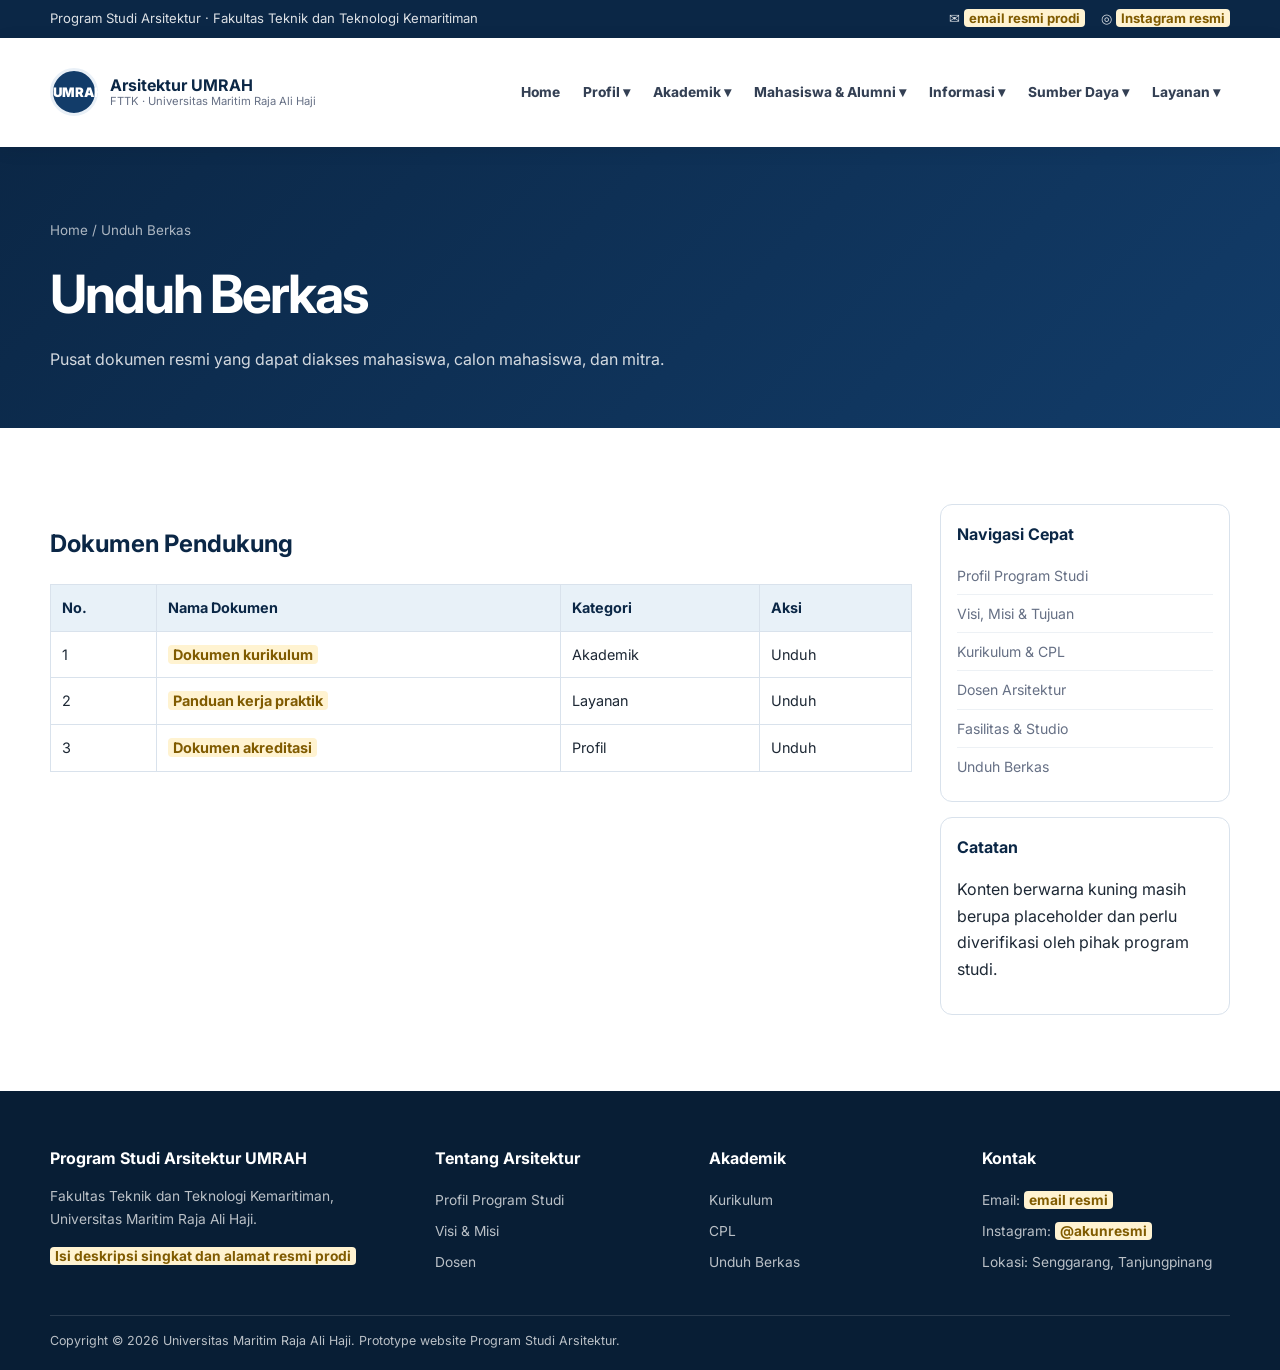
<file: pages/unduh.html>
<!doctype html>
<html lang="id">
<head>
  <meta charset="utf-8">
  <meta name="viewport" content="width=device-width, initial-scale=1">
  <title>Program Studi Arsitektur FTTK UMRAH</title>
  <meta name="description" content="Prototype website Program Studi Arsitektur FTTK UMRAH">
  <link rel="preconnect" href="https://fonts.googleapis.com">
  <link rel="preconnect" href="https://fonts.gstatic.com" crossorigin>
  <link href="https://fonts.googleapis.com/css2?family=Inter:wght@400;500;600;700;800;900&display=swap" rel="stylesheet">
  <link rel="stylesheet" href="../assets/css/style.css">
</head>
<body>

<div class="topbar">
  <div class="container topbar-inner">
    <div>Program Studi Arsitektur · Fakultas Teknik dan Teknologi Kemaritiman</div>
    <div class="topbar-links">
      <span>✉ <span class="placeholder">email resmi prodi</span></span>
      <span>◎ <span class="placeholder">Instagram resmi</span></span>
    </div>
  </div>
</div>


<header class="site-header">
  <div class="container navbar">
    <a class="brand" href="../index.html">
      <div class="brand-mark">UMRAH</div>
      <div class="brand-text">
        <strong>Arsitektur UMRAH</strong>
        <span>FTTK · Universitas Maritim Raja Ali Haji</span>
      </div>
    </a>
    <button class="menu-toggle" aria-label="Buka navigasi" aria-expanded="false">☰</button>
    <ul class="nav-menu">
      <li class="nav-item"><a class="nav-link" href="../index.html">Home</a></li>
      <li class="nav-item"><a class="nav-link" href="#">Profil ▾</a>
        <ul class="dropdown">
          <li><a href="../pages/profil-program-studi.html">Profil Program Studi</a></li>
          <li><a href="../pages/profil-program-studi.html#sambutan">Sekapur Sirih</a></li>
          <li><a href="../pages/profil-program-studi.html#sejarah">Sejarah</a></li>
          <li><a href="../pages/visi-misi.html">Visi, Misi & Tujuan</a></li>
          <li><a href="../pages/profil-program-studi.html#struktur">Struktur Organisasi</a></li>
          <li><a href="../pages/dosen.html">Dosen Arsitektur</a></li>
        </ul>
      </li>
      <li class="nav-item"><a class="nav-link" href="#">Akademik ▾</a>
        <ul class="dropdown">
          <li><a href="../pages/kurikulum.html">Kurikulum</a></li>
          <li><a href="../pages/kurikulum.html#rps">RPS</a></li>
          <li><a href="../pages/kurikulum.html#profil-lulusan">Profil Lulusan</a></li>
          <li><a href="../pages/kurikulum.html#cpl">Capaian Pembelajaran Lulusan</a></li>
        </ul>
      </li>
      <li class="nav-item"><a class="nav-link" href="#">Mahasiswa & Alumni ▾</a>
        <ul class="dropdown">
          <li><a href="../pages/prestasi.html">Prestasi Mahasiswa</a></li>
          <li><a href="../pages/prestasi.html#karya">Karya Mahasiswa</a></li>
          <li><a href="../pages/prestasi.html#alumni">Alumni</a></li>
        </ul>
      </li>
      <li class="nav-item"><a class="nav-link" href="#">Informasi ▾</a>
        <ul class="dropdown">
          <li><a href="../pages/berita.html">Berita</a></li>
          <li><a href="../pages/pengumuman.html">Pengumuman</a></li>
        </ul>
      </li>
      <li class="nav-item"><a class="nav-link" href="#">Sumber Daya ▾</a>
        <ul class="dropdown">
          <li><a href="../pages/fasilitas.html">Fasilitas & Studio</a></li>
          <li><a href="../pages/fasilitas.html#penelitian">Penelitian</a></li>
          <li><a href="../pages/fasilitas.html#pengabdian">Pengabdian Masyarakat</a></li>
        </ul>
      </li>
      <li class="nav-item"><a class="nav-link" href="#">Layanan ▾</a>
        <ul class="dropdown">
          <li><a href="../pages/mbkm.html">Program MBKM</a></li>
          <li><a href="../pages/mbkm.html#kerja-praktik">Kerja Praktik</a></li>
          <li><a href="../pages/unduh.html">Unduh Berkas</a></li>
        </ul>
      </li>
    </ul>
  </div>
</header>


<main>
<section class="page-hero">
  <div class="container">
    <div class="breadcrumb"><a href="../index.html">Home</a> / Unduh Berkas</div>
    <h1>Unduh Berkas</h1>
    <p>Pusat dokumen resmi yang dapat diakses mahasiswa, calon mahasiswa, dan mitra.</p>
  </div>
</section>
<section class="section">
  <div class="container content-layout">
    <article class="content-article">
<h2>Dokumen Pendukung</h2>
<table><thead><tr><th>No.</th><th>Nama Dokumen</th><th>Kategori</th><th>Aksi</th></tr></thead><tbody>
<tr><td>1</td><td><span class="placeholder">Dokumen kurikulum</span></td><td>Akademik</td><td><a href="#">Unduh</a></td></tr>
<tr><td>2</td><td><span class="placeholder">Panduan kerja praktik</span></td><td>Layanan</td><td><a href="#">Unduh</a></td></tr>
<tr><td>3</td><td><span class="placeholder">Dokumen akreditasi</span></td><td>Profil</td><td><a href="#">Unduh</a></td></tr>
</tbody></table>
</article>
    <aside class="sidebar">
      <div class="sidebar-card"><h3>Navigasi Cepat</h3>
        <a href="profil-program-studi.html">Profil Program Studi</a>
        <a href="visi-misi.html">Visi, Misi & Tujuan</a>
        <a href="kurikulum.html">Kurikulum & CPL</a>
        <a href="dosen.html">Dosen Arsitektur</a>
        <a href="fasilitas.html">Fasilitas & Studio</a>
        <a href="unduh.html">Unduh Berkas</a>
      </div>
      <div class="sidebar-card"><h3>Catatan</h3><p>Konten berwarna kuning masih berupa placeholder dan perlu diverifikasi oleh pihak program studi.</p></div>
    </aside>
  </div>
</section>
</main>


<footer class="footer">
  <div class="container">
    <div class="footer-grid">
      <div>
        <h3>Program Studi Arsitektur UMRAH</h3>
        <p>Fakultas Teknik dan Teknologi Kemaritiman, Universitas Maritim Raja Ali Haji.</p>
        <p><span class="placeholder">Isi deskripsi singkat dan alamat resmi prodi</span></p>
      </div>
      <div>
        <h3>Tentang Arsitektur</h3>
        <a href="../pages/profil-program-studi.html">Profil Program Studi</a>
        <a href="../pages/visi-misi.html">Visi & Misi</a>
        <a href="../pages/dosen.html">Dosen</a>
      </div>
      <div>
        <h3>Akademik</h3>
        <a href="../pages/kurikulum.html">Kurikulum</a>
        <a href="../pages/kurikulum.html#cpl">CPL</a>
        <a href="../pages/unduh.html">Unduh Berkas</a>
      </div>
      <div>
        <h3>Kontak</h3>
        <a href="#">Email: <span class="placeholder">email resmi</span></a>
        <a href="#">Instagram: <span class="placeholder">@akunresmi</span></a>
        <a href="#">Lokasi: Senggarang, Tanjungpinang</a>
      </div>
    </div>
    <div class="footer-bottom">Copyright © <span data-year></span> Universitas Maritim Raja Ali Haji. Prototype website Program Studi Arsitektur.</div>
  </div>
</footer>

<script src="../assets/js/script.js"></script>
</body>
</html>
</file>
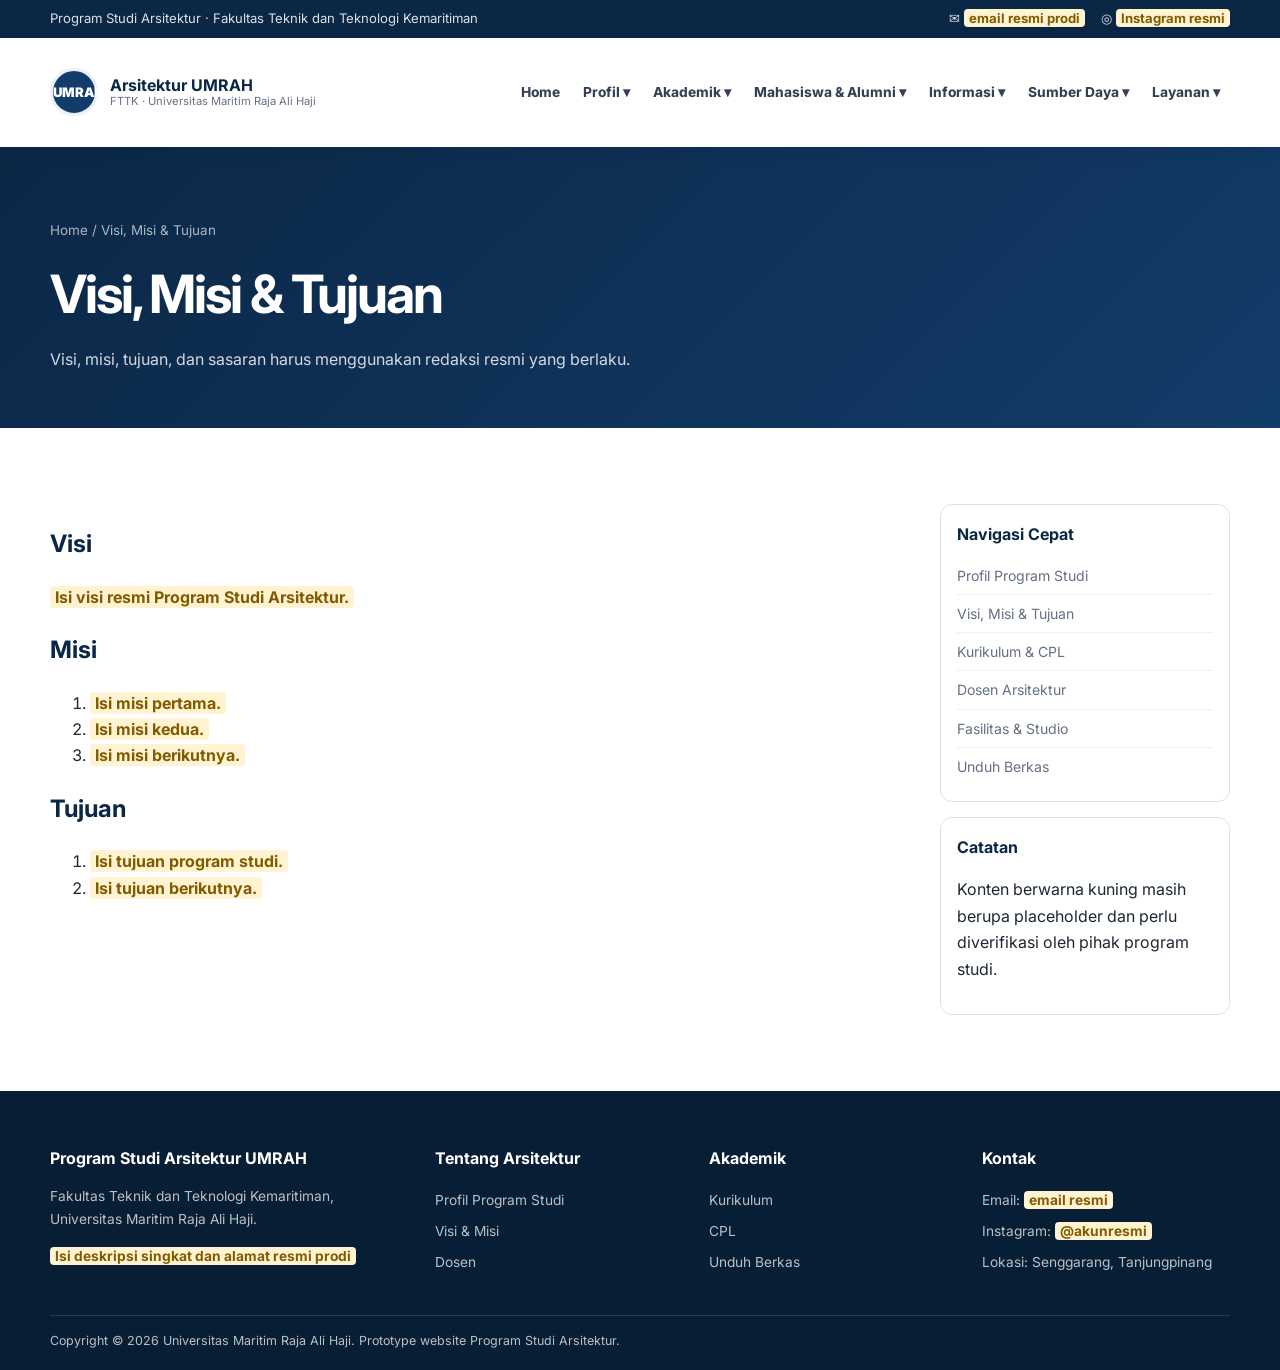
<file: pages/visi-misi.html>
<!doctype html>
<html lang="id">
<head>
  <meta charset="utf-8">
  <meta name="viewport" content="width=device-width, initial-scale=1">
  <title>Program Studi Arsitektur FTTK UMRAH</title>
  <meta name="description" content="Prototype website Program Studi Arsitektur FTTK UMRAH">
  <link rel="preconnect" href="https://fonts.googleapis.com">
  <link rel="preconnect" href="https://fonts.gstatic.com" crossorigin>
  <link href="https://fonts.googleapis.com/css2?family=Inter:wght@400;500;600;700;800;900&display=swap" rel="stylesheet">
  <link rel="stylesheet" href="../assets/css/style.css">
</head>
<body>

<div class="topbar">
  <div class="container topbar-inner">
    <div>Program Studi Arsitektur · Fakultas Teknik dan Teknologi Kemaritiman</div>
    <div class="topbar-links">
      <span>✉ <span class="placeholder">email resmi prodi</span></span>
      <span>◎ <span class="placeholder">Instagram resmi</span></span>
    </div>
  </div>
</div>


<header class="site-header">
  <div class="container navbar">
    <a class="brand" href="../index.html">
      <div class="brand-mark">UMRAH</div>
      <div class="brand-text">
        <strong>Arsitektur UMRAH</strong>
        <span>FTTK · Universitas Maritim Raja Ali Haji</span>
      </div>
    </a>
    <button class="menu-toggle" aria-label="Buka navigasi" aria-expanded="false">☰</button>
    <ul class="nav-menu">
      <li class="nav-item"><a class="nav-link" href="../index.html">Home</a></li>
      <li class="nav-item"><a class="nav-link" href="#">Profil ▾</a>
        <ul class="dropdown">
          <li><a href="../pages/profil-program-studi.html">Profil Program Studi</a></li>
          <li><a href="../pages/profil-program-studi.html#sambutan">Sekapur Sirih</a></li>
          <li><a href="../pages/profil-program-studi.html#sejarah">Sejarah</a></li>
          <li><a href="../pages/visi-misi.html">Visi, Misi & Tujuan</a></li>
          <li><a href="../pages/profil-program-studi.html#struktur">Struktur Organisasi</a></li>
          <li><a href="../pages/dosen.html">Dosen Arsitektur</a></li>
        </ul>
      </li>
      <li class="nav-item"><a class="nav-link" href="#">Akademik ▾</a>
        <ul class="dropdown">
          <li><a href="../pages/kurikulum.html">Kurikulum</a></li>
          <li><a href="../pages/kurikulum.html#rps">RPS</a></li>
          <li><a href="../pages/kurikulum.html#profil-lulusan">Profil Lulusan</a></li>
          <li><a href="../pages/kurikulum.html#cpl">Capaian Pembelajaran Lulusan</a></li>
        </ul>
      </li>
      <li class="nav-item"><a class="nav-link" href="#">Mahasiswa & Alumni ▾</a>
        <ul class="dropdown">
          <li><a href="../pages/prestasi.html">Prestasi Mahasiswa</a></li>
          <li><a href="../pages/prestasi.html#karya">Karya Mahasiswa</a></li>
          <li><a href="../pages/prestasi.html#alumni">Alumni</a></li>
        </ul>
      </li>
      <li class="nav-item"><a class="nav-link" href="#">Informasi ▾</a>
        <ul class="dropdown">
          <li><a href="../pages/berita.html">Berita</a></li>
          <li><a href="../pages/pengumuman.html">Pengumuman</a></li>
        </ul>
      </li>
      <li class="nav-item"><a class="nav-link" href="#">Sumber Daya ▾</a>
        <ul class="dropdown">
          <li><a href="../pages/fasilitas.html">Fasilitas & Studio</a></li>
          <li><a href="../pages/fasilitas.html#penelitian">Penelitian</a></li>
          <li><a href="../pages/fasilitas.html#pengabdian">Pengabdian Masyarakat</a></li>
        </ul>
      </li>
      <li class="nav-item"><a class="nav-link" href="#">Layanan ▾</a>
        <ul class="dropdown">
          <li><a href="../pages/mbkm.html">Program MBKM</a></li>
          <li><a href="../pages/mbkm.html#kerja-praktik">Kerja Praktik</a></li>
          <li><a href="../pages/unduh.html">Unduh Berkas</a></li>
        </ul>
      </li>
    </ul>
  </div>
</header>


<main>
<section class="page-hero">
  <div class="container">
    <div class="breadcrumb"><a href="../index.html">Home</a> / Visi, Misi & Tujuan</div>
    <h1>Visi, Misi & Tujuan</h1>
    <p>Visi, misi, tujuan, dan sasaran harus menggunakan redaksi resmi yang berlaku.</p>
  </div>
</section>
<section class="section">
  <div class="container content-layout">
    <article class="content-article">
<h2>Visi</h2><p><span class="placeholder">Isi visi resmi Program Studi Arsitektur.</span></p>
<h2>Misi</h2><ol><li><span class="placeholder">Isi misi pertama.</span></li><li><span class="placeholder">Isi misi kedua.</span></li><li><span class="placeholder">Isi misi berikutnya.</span></li></ol>
<h2>Tujuan</h2><ol><li><span class="placeholder">Isi tujuan program studi.</span></li><li><span class="placeholder">Isi tujuan berikutnya.</span></li></ol>
</article>
    <aside class="sidebar">
      <div class="sidebar-card"><h3>Navigasi Cepat</h3>
        <a href="profil-program-studi.html">Profil Program Studi</a>
        <a href="visi-misi.html">Visi, Misi & Tujuan</a>
        <a href="kurikulum.html">Kurikulum & CPL</a>
        <a href="dosen.html">Dosen Arsitektur</a>
        <a href="fasilitas.html">Fasilitas & Studio</a>
        <a href="unduh.html">Unduh Berkas</a>
      </div>
      <div class="sidebar-card"><h3>Catatan</h3><p>Konten berwarna kuning masih berupa placeholder dan perlu diverifikasi oleh pihak program studi.</p></div>
    </aside>
  </div>
</section>
</main>


<footer class="footer">
  <div class="container">
    <div class="footer-grid">
      <div>
        <h3>Program Studi Arsitektur UMRAH</h3>
        <p>Fakultas Teknik dan Teknologi Kemaritiman, Universitas Maritim Raja Ali Haji.</p>
        <p><span class="placeholder">Isi deskripsi singkat dan alamat resmi prodi</span></p>
      </div>
      <div>
        <h3>Tentang Arsitektur</h3>
        <a href="../pages/profil-program-studi.html">Profil Program Studi</a>
        <a href="../pages/visi-misi.html">Visi & Misi</a>
        <a href="../pages/dosen.html">Dosen</a>
      </div>
      <div>
        <h3>Akademik</h3>
        <a href="../pages/kurikulum.html">Kurikulum</a>
        <a href="../pages/kurikulum.html#cpl">CPL</a>
        <a href="../pages/unduh.html">Unduh Berkas</a>
      </div>
      <div>
        <h3>Kontak</h3>
        <a href="#">Email: <span class="placeholder">email resmi</span></a>
        <a href="#">Instagram: <span class="placeholder">@akunresmi</span></a>
        <a href="#">Lokasi: Senggarang, Tanjungpinang</a>
      </div>
    </div>
    <div class="footer-bottom">Copyright © <span data-year></span> Universitas Maritim Raja Ali Haji. Prototype website Program Studi Arsitektur.</div>
  </div>
</footer>

<script src="../assets/js/script.js"></script>
</body>
</html>
</file>
<file: assets/css/style.css>
:root {
  --primary: #123c69;
  --primary-dark: #0b2746;
  --secondary: #f0a500;
  --accent: #e8f1f8;
  --surface: #ffffff;
  --text: #1d2835;
  --muted: #667085;
  --line: #d9e2ec;
  --soft: #f7f9fc;
  --success: #1f7a5a;
  --shadow: 0 12px 30px rgba(18, 60, 105, 0.12);
  --radius: 16px;
  --max: 1180px;
}

* { box-sizing: border-box; }
html { scroll-behavior: smooth; }
body {
  margin: 0;
  color: var(--text);
  background: var(--surface);
  font-family: "Inter", Arial, sans-serif;
  line-height: 1.65;
}
a { color: inherit; text-decoration: none; }
img { max-width: 100%; display: block; }
.container { width: min(var(--max), calc(100% - 32px)); margin-inline: auto; }
.section { padding: 76px 0; }
.section-soft { background: var(--soft); }
.section-title { margin: 0 0 10px; font-size: clamp(1.7rem, 3vw, 2.4rem); line-height: 1.2; color: var(--primary-dark); }
.section-subtitle { margin: 0 0 30px; color: var(--muted); max-width: 760px; }
.eyebrow {
  display: inline-flex; align-items: center; gap: 8px; margin-bottom: 12px;
  color: var(--primary); font-weight: 800; font-size: .78rem; letter-spacing: .12em; text-transform: uppercase;
}
.eyebrow::before { content: ""; width: 26px; height: 3px; background: var(--secondary); border-radius: 20px; }
.btn {
  display: inline-flex; align-items: center; justify-content: center; gap: 9px;
  padding: 12px 18px; border-radius: 999px; border: 1px solid transparent;
  background: var(--secondary); color: #1e2530; font-weight: 800; transition: .22s ease;
}
.btn:hover { transform: translateY(-2px); filter: brightness(.98); }
.btn-outline { background: transparent; border-color: rgba(255,255,255,.55); color: #fff; }
.btn-light { background: #fff; border-color: var(--line); color: var(--primary-dark); }
.grid-2 { display: grid; grid-template-columns: repeat(2, minmax(0,1fr)); gap: 28px; }
.grid-3 { display: grid; grid-template-columns: repeat(3, minmax(0,1fr)); gap: 22px; }
.grid-4 { display: grid; grid-template-columns: repeat(4, minmax(0,1fr)); gap: 18px; }

/* Topbar and navigation */
.topbar { background: var(--primary-dark); color: rgba(255,255,255,.86); font-size: .82rem; }
.topbar-inner { min-height: 38px; display: flex; align-items: center; justify-content: space-between; gap: 16px; }
.topbar-links { display: flex; gap: 16px; flex-wrap: wrap; }
.site-header { position: sticky; top: 0; z-index: 1000; background: rgba(255,255,255,.98); box-shadow: 0 3px 18px rgba(0,0,0,.07); }
.navbar { min-height: 76px; display: flex; align-items: center; gap: 24px; }
.brand { display: flex; align-items: center; gap: 12px; min-width: 260px; }
.brand-mark {
  width: 48px; aspect-ratio: 1; border-radius: 50%; display: grid; place-items: center;
  background: var(--primary); color: #fff; font-weight: 900; font-size: .82rem; border: 3px solid #e9f0f7;
}
.brand-text strong { display: block; color: var(--primary-dark); font-size: 1rem; line-height: 1.15; }
.brand-text span { display: block; color: var(--muted); font-size: .7rem; line-height: 1.3; }
.nav-menu { margin-left: auto; display: flex; align-items: center; gap: 3px; list-style: none; padding: 0; }
.nav-item { position: relative; }
.nav-link { display: flex; gap: 5px; align-items: center; padding: 27px 10px; color: #344054; font-weight: 750; font-size: .86rem; }
.nav-link:hover, .nav-link.active { color: var(--primary); }
.dropdown {
  position: absolute; left: 0; top: 100%; min-width: 240px; padding: 8px;
  list-style: none; margin: 0; background: #fff; border: 1px solid var(--line); border-radius: 12px;
  box-shadow: var(--shadow); opacity: 0; visibility: hidden; transform: translateY(8px); transition: .18s ease;
}
.nav-item:hover .dropdown { opacity: 1; visibility: visible; transform: translateY(0); }
.dropdown a { display: block; padding: 9px 10px; border-radius: 8px; color: #475467; font-size: .85rem; }
.dropdown a:hover { background: var(--accent); color: var(--primary); }
.menu-toggle { display: none; margin-left: auto; background: transparent; border: 0; font-size: 1.5rem; color: var(--primary-dark); }

/* Hero */
.hero {
  color: #fff; overflow: hidden; min-height: 610px; display: grid; align-items: center;
  background:
    linear-gradient(90deg, rgba(7,30,55,.96), rgba(18,60,105,.76) 58%, rgba(18,60,105,.35)),
    url("../img/UMRAH-Sketch-scaled.jpg") center/cover no-repeat;
}
.hero-content { padding: 84px 0; max-width: 790px; }
.hero-kicker { display: inline-flex; padding: 6px 12px; border: 1px solid rgba(255,255,255,.34); border-radius: 999px; background: rgba(255,255,255,.10); font-size: .8rem; font-weight: 700; }
.hero h1 { margin: 16px 0 16px; font-size: clamp(2.7rem, 7vw, 5rem); line-height: .98; letter-spacing: -.055em; }
.hero p { max-width: 680px; margin: 0 0 26px; font-size: 1.08rem; color: rgba(255,255,255,.88); }
.hero-actions { display: flex; gap: 12px; flex-wrap: wrap; }

/* Common cards */
.card { background: #fff; border: 1px solid var(--line); border-radius: var(--radius); box-shadow: 0 8px 22px rgba(16,24,40,.045); overflow: hidden; }
.card-body { padding: 20px; }
.card h3 { margin: 0 0 8px; color: var(--primary-dark); line-height: 1.3; }
.card p { margin: 0; color: var(--muted); font-size: .92rem; }
.icon-box {
  width: 54px; height: 54px; display: grid; place-items: center; margin-bottom: 14px;
  border-radius: 14px; background: var(--accent); color: var(--primary); font-size: 1.4rem; font-weight: 900;
}

/* Quick links */
.quick-wrap { margin-top: -45px; position: relative; z-index: 3; }
.quick-links { display: grid; grid-template-columns: repeat(4, minmax(0,1fr)); border-radius: 18px; overflow: hidden; box-shadow: var(--shadow); }
.quick-link { padding: 23px 18px; background: #fff; border-right: 1px solid var(--line); }
.quick-link:last-child { border-right: 0; }
.quick-link strong { display:block; color: var(--primary-dark); }
.quick-link span { color: var(--muted); font-size: .84rem; }

/* PMB */
.pmb-card { padding: 25px; border-radius: var(--radius); background: var(--primary-dark); color: #fff; }
.pmb-card h3 { margin-top: 0; font-size: 1.45rem; }
.pmb-card p { color: rgba(255,255,255,.82); }
.pmb-grid { display: grid; grid-template-columns: repeat(3, 1fr); gap: 12px; margin-top: 20px; }
.pmb-stat { background: rgba(255,255,255,.1); border: 1px solid rgba(255,255,255,.16); border-radius: 12px; padding: 14px; }
.pmb-stat strong { display: block; font-size: 1.6rem; color: #fff; }
.pmb-stat span { color: rgba(255,255,255,.75); font-size: .83rem; }

/* Accreditation */
.accreditation { background: linear-gradient(135deg, #eff6fc, #fff); }
.accreditation-box { display: grid; grid-template-columns: 1.2fr .8fr; gap: 26px; align-items: center; }
.badge {
  display: inline-flex; padding: 8px 12px; color: var(--success); background: #e9f7f2; border: 1px solid #bfe2d7;
  border-radius: 999px; font-weight: 800; font-size: .82rem;
}
.accreditation h2 { margin: 14px 0 8px; color: var(--primary-dark); font-size: 2rem; }
.cert-placeholder {
  min-height: 210px; display: grid; place-items: center; padding: 20px; text-align:center;
  border: 2px dashed #9db5cc; border-radius: var(--radius); background: #fff; color: var(--muted);
}

/* Coordinator */
.coordinator { display: grid; grid-template-columns: .8fr 1.35fr; gap: 28px; align-items: center; }
.photo-placeholder { min-height: 410px; display: grid; place-items: center; text-align: center; border-radius: var(--radius); background: linear-gradient(135deg,#dce8f2,#f6f8fb); color: var(--primary); font-weight: 800; border: 1px solid var(--line); }

/* Stats */
.stats { background: var(--primary-dark); color: #fff; }
.stat { padding: 20px 14px; text-align: center; border-right: 1px solid rgba(255,255,255,.14); }
.stat:last-child { border-right: 0; }
.stat strong { display: block; font-size: 2.35rem; line-height: 1.1; color: #fff; }
.stat span { font-size: .87rem; color: rgba(255,255,255,.72); }

/* News and announcements */
.thumb { aspect-ratio: 16/9; background: linear-gradient(135deg,#d7e3ee,#eef3f7); display: grid; place-items: center; color: var(--primary); font-weight: 800; }
.meta { display: flex; gap: 8px; flex-wrap: wrap; color: var(--muted); font-size: .78rem; margin-bottom: 9px; }
.news-card h3 { font-size: 1.02rem; }
.news-card .card-body { padding: 16px; }
.list { display: grid; gap: 12px; }
.list-item { padding: 15px 16px; border: 1px solid var(--line); border-radius: 12px; background: #fff; }
.list-item strong { display: block; color: var(--primary-dark); font-size: .94rem; }
.list-item span { color: var(--muted); font-size: .8rem; }

/* Partners */
.partner-grid { display: grid; grid-template-columns: repeat(5, 1fr); gap: 14px; }
.partner { min-height: 94px; display:grid; place-items:center; padding: 12px; border: 1px solid var(--line); border-radius: 12px; color: var(--muted); text-align:center; font-weight:800; background:#fff; }

/* Inner pages */
.page-hero { padding: 72px 0 56px; color:#fff; background: linear-gradient(135deg,var(--primary-dark),var(--primary)); }
.page-hero h1 { margin:0 0 8px; font-size: clamp(2rem,5vw,3.3rem); letter-spacing:-.04em; }
.page-hero p { margin:0; max-width:760px; color:rgba(255,255,255,.82); }
.breadcrumb { margin-bottom:10px; color:rgba(255,255,255,.66); font-size:.84rem; }
.content-layout { display:grid; grid-template-columns: 1fr 290px; gap:28px; }
.content-article { min-width:0; }
.content-article h2, .content-article h3 { color:var(--primary-dark); }
.content-article table { width:100%; border-collapse:collapse; font-size:.9rem; }
.content-article th, .content-article td { padding:11px; border:1px solid var(--line); text-align:left; vertical-align:top; }
.content-article th { background:var(--accent); color:var(--primary-dark); }
.sidebar { display:grid; gap:15px; align-content:start; }
.sidebar-card { padding:16px; border:1px solid var(--line); border-radius:12px; background:#fff; }
.sidebar-card h3 { margin:0 0 9px; color:var(--primary-dark); font-size:1rem; }
.sidebar-card a { display:block; padding:7px 0; color:var(--muted); font-size:.88rem; border-bottom:1px solid #edf1f5; }
.sidebar-card a:last-child { border-bottom:0; }

/* Footer */
.footer { background: #081e35; color: rgba(255,255,255,.72); padding: 54px 0 18px; }
.footer-grid { display: grid; grid-template-columns: 1.45fr 1fr 1fr 1fr; gap: 26px; }
.footer h3 { color:#fff; margin: 0 0 14px; font-size: 1rem; }
.footer p, .footer a { color: rgba(255,255,255,.72); font-size: .86rem; }
.footer a { display:block; padding:4px 0; }
.footer-bottom { margin-top: 34px; padding-top: 15px; border-top: 1px solid rgba(255,255,255,.13); font-size: .78rem; }

.notice { padding: 14px 16px; border-radius: 10px; border-left: 4px solid var(--secondary); background: #fff7e5; color: #5d4b24; font-size: .9rem; }
.placeholder { color:#805b00; background:#fff3d1; padding:1px 5px; border-radius:4px; font-weight:700; }

@media (max-width: 1040px) {
  .menu-toggle { display:block; }
  .nav-menu {
    position:absolute; left:0; right:0; top:76px; display:none; padding:12px 16px 16px;
    background:#fff; box-shadow:0 12px 18px rgba(0,0,0,.08); border-top:1px solid var(--line);
  }
  .nav-menu.open { display:block; }
  .nav-link { padding:11px 8px; justify-content:space-between; }
  .dropdown { position:static; display:none; opacity:1; visibility:visible; transform:none; box-shadow:none; border:0; padding:0 0 6px 12px; }
  .nav-item.open .dropdown { display:block; }
  .nav-item:hover .dropdown { transform:none; }
  .grid-4, .quick-links { grid-template-columns:repeat(2,1fr); }
  .quick-link:nth-child(2) { border-right:0; }
  .quick-link:nth-child(-n+2) { border-bottom:1px solid var(--line); }
}
@media (max-width: 780px) {
  .topbar { display:none; }
  .grid-2, .grid-3, .coordinator, .accreditation-box, .content-layout, .footer-grid { grid-template-columns:1fr; }
  .section { padding:58px 0; }
  .hero { min-height:560px; }
  .hero h1 { font-size:3.2rem; }
  .partner-grid { grid-template-columns:repeat(2,1fr); }
  .pmb-grid { grid-template-columns:1fr; }
  .grid-4 { grid-template-columns:1fr 1fr; }
}
</file>
